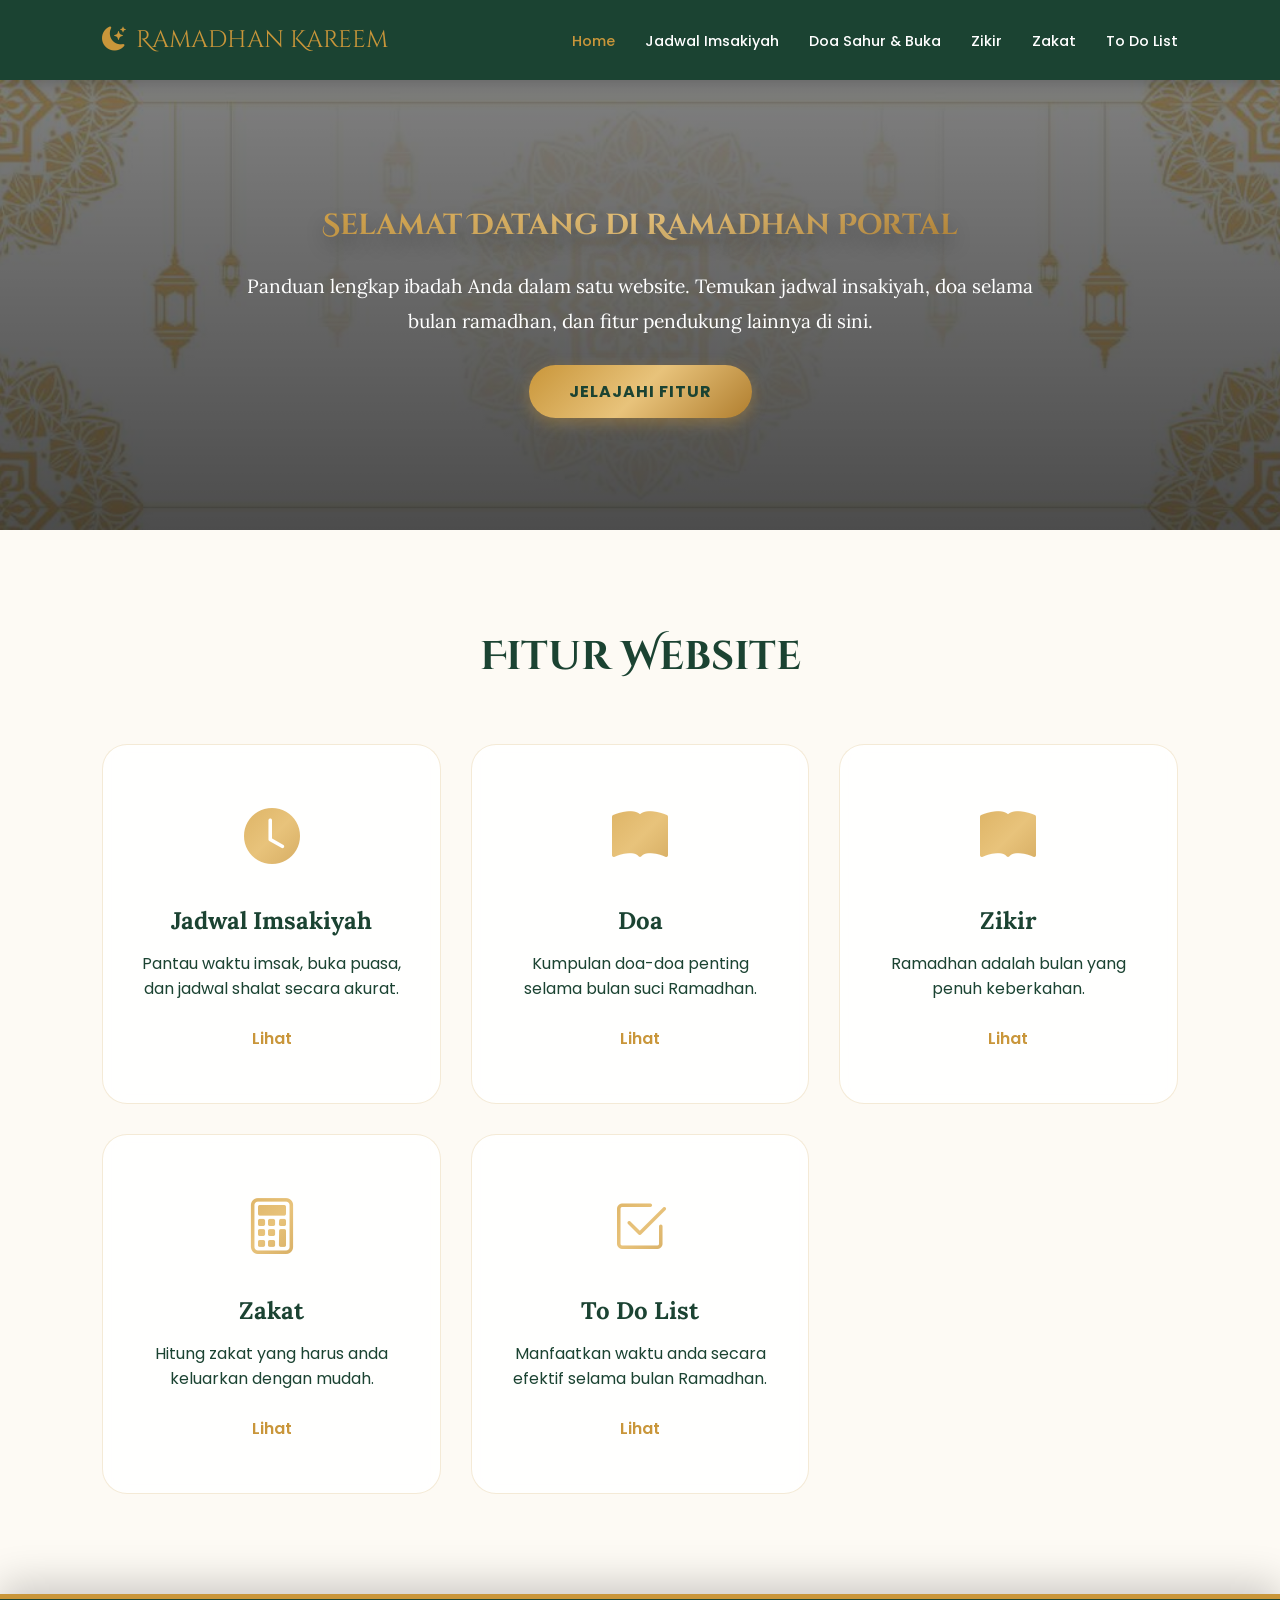
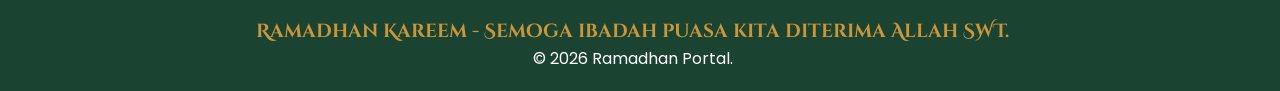
<file: index.html>
<!DOCTYPE html>
<html lang="id">
<head>
    <meta charset="UTF-8">
    <meta name="viewport" content="width=device-width, initial-scale=1.0">
    <title>Ramadhan Portal</title>
    <link rel="stylesheet" href="https://cdn.jsdelivr.net/npm/bootstrap-icons@1.11.3/font/bootstrap-icons.min.css">
    <link rel="stylesheet" href="index.css">
</head>
<body>

    <header>
        <nav class="navbar">
            <div class="nav-logo"> <i class="bi bi-moon-stars-fill"></i> Ramadhan Kareem</div>
            <ul class="nav-links">
                <li><a href="index.html" class="active">Home</a></li>
                <li><a href="jadwal.html">Jadwal Imsakiyah</a></li>
                <li><a href="doa.html#doa-ramadhan">Doa Sahur & Buka</a></i>
                <li><a href="zikir.html">Zikir</a></li>
                <li><a href="zakat.html">Zakat</a></li>
                <li><a href="todolist.html">To Do List</a></li>
            </ul>
        </nav>
    </header>

    <main>
        <section class="hero-section">
            <div class="hero-content">
                <h1>Selamat Datang di Ramadhan Portal</h1>
                <p>Panduan lengkap ibadah Anda dalam satu website. Temukan jadwal insakiyah, doa selama bulan ramadhan, dan fitur pendukung lainnya di sini.</p>
                <a href="#fitur" class="btn-hero">Jelajahi Fitur</a>
            </div>
        </section>

        <section id="fitur" class="features-section">
            <h2 class="section-title">Fitur Website</h2>
            <div class="features-grid">
                
                <div class="feature-card">
                    <div class="card-icon"><i class="bi bi-clock-fill"></i></div>
                    <h3>Jadwal Imsakiyah</h3>
                    <p>Pantau waktu imsak, buka puasa, dan jadwal shalat secara akurat.</p>
                    <a href="jadwal.html" class="btn-card">Lihat</a>
                </div>

                <div class="feature-card">
                    <div class="card-icon"><i class="bi bi-book-fill"></i></div>
                    <h3>Doa</h3>
                    <p>Kumpulan doa-doa penting selama bulan suci Ramadhan.</p>
                    <a href="doa.html#doa-ramadhan" class="btn-card">Lihat</a>
                </div>

                <div class="feature-card">
                    <div class="card-icon"><i class="bi bi-book-fill"></i></div>
                    <h3>Zikir</h3>
                    <p>Ramadhan adalah bulan yang penuh keberkahan.</p>
                    <a href="zikir.html" class="btn-card">Lihat</a>
                </div>

                <div class="feature-card">
                    <div class="card-icon"><i class="bi bi-calculator"></i></div>
                    <h3>Zakat</h3>
                    <p>Hitung zakat yang harus anda keluarkan dengan mudah.</p>
                    <a href="zakat.html" class="btn-card">Lihat</a>
                </div>

                <div class="feature-card">
                    <div class="card-icon"><i class="bi bi-check2-square"></i></div>
                    <h3>To Do List</h3>
                    <p>Manfaatkan waktu anda secara efektif selama bulan Ramadhan.</p>
                    <a href="todolist.html" class="btn-card">Lihat</a>
                </div>

            </div>
        </section>
    </main>

    <footer>
        <h3>Ramadhan Kareem - Semoga ibadah puasa kita diterima Allah SWT. </h3> <p>&copy; 2026 Ramadhan Portal.</p>
    </footer>

</body>
</html>
</file>
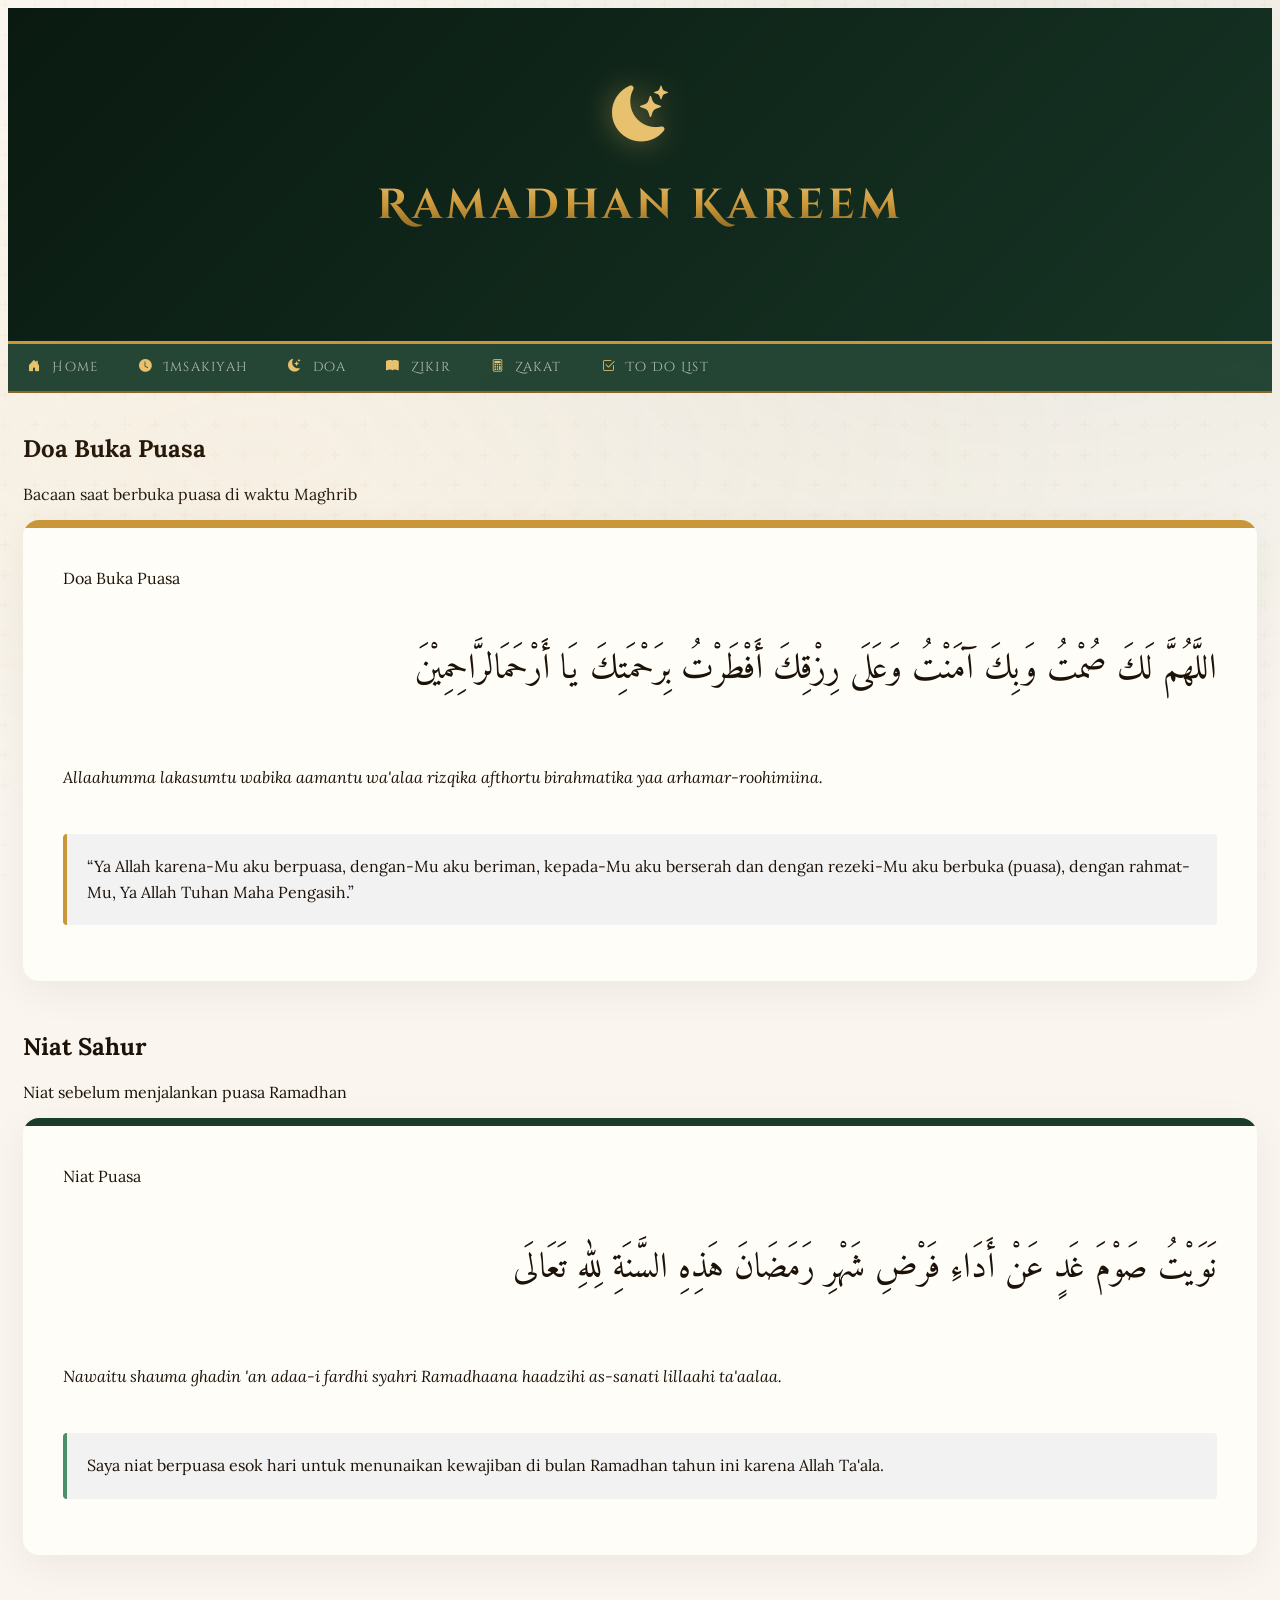
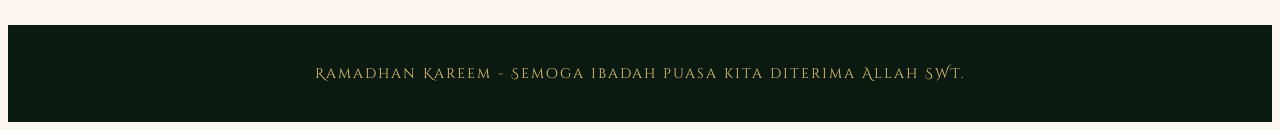
<file: doa.html>
<!DOCTYPE html>
<html lang="id">
<head>
  <meta charset="UTF-8" />
  <meta name="viewport" content="width=device-width, initial-scale=1.0" />
  <title>Ramadhan Kareem</title>
  <link href="https://fonts.googleapis.com/css2?family=Amiri:ital,wght@0,400;0,700;1,400&family=Lora:ital,wght@0,400;0,600;1,400&family=Cinzel+Decorative:wght@400;700&display=swap" rel="stylesheet" /> 
  <link rel="stylesheet" href="https://cdn.jsdelivr.net/npm/bootstrap-icons@1.11.3/font/bootstrap-icons.min.css">
  <link rel="stylesheet" href="doa.css">
</head>
<body>

<header>
  <div class="header-ornament">
    <i class="bi bi-moon-stars-fill"></i>
  </div>
  <h1>Ramadhan Kareem</h1>
</header>

<nav class="nav-tabs">
  <a href="index.html" class="tab-link">
      <i class="bi bi-house-door-fill"></i> <span>Home</span>
  </a> 
  <a href="jadwal.html" class="tab-link">
      <i class="bi bi-clock-fill"></i> <span>Imsakiyah</span>
  </a> 
  <a href="#doa-ramadhan">
    <i class="bi bi-moon-stars-fill"></i> <span>doa</span>
  </a>
  <a href="zikir.html">
    <i class="bi bi-book-fill"></i> <span>Zikir</span>
  </a>
  <a href="zakat.html">
    <i class="bi bi-calculator"></i> <span>Zakat</span>
  </a>
  <a href="todolist.html" class="tab-link">
      <i class="bi bi-check2-square"></i> <span>To Do List</span>
  </a>    
</nav>

<main>
  <section id="buka" class="content-section">
    <div class="section-header">
      <div class="section-title-block">
        <h2>Doa Buka Puasa</h2>
        <p>Bacaan saat berbuka puasa di waktu Maghrib</p>
      </div>
    </div>

    <div class="doa-grid">
      <article class="doa-card">
        <div class="card-accent"></div>
        <div class="card-body">
          <span class="card-label">Doa Buka Puasa</span>
          <p class="card-arabic">اللَّهُمَّ لَكَ صُمْتُ وَبِكَ آمَنْتُ وَعَلَى رِزْقِكَ أَفْطَرْتُ بِرَحْمَتِكَ يَا أَرْحَمَالرَّاحِمِيْنَ</p>
          <p class="card-latin"><em>Allaahumma lakasumtu wabika aamantu wa'alaa rizqika afthortu birahmatika yaa arhamar-roohimiina.</em></p>
          <p class="card-arti">“Ya Allah karena-Mu aku berpuasa, dengan-Mu aku beriman, kepada-Mu aku berserah dan dengan rezeki-Mu aku berbuka (puasa), dengan rahmat-Mu, Ya Allah Tuhan Maha Pengasih.”</p>
        </div>
      </article>
    </div>
  </section>

  <section id="sahur" class="content-section">
    <div class="section-header">
      <div class="section-title-block">
        <h2>Niat Sahur</h2>
        <p>Niat sebelum menjalankan puasa Ramadhan</p>
      </div>
    </div>

    <div class="doa-grid">
      <article class="doa-card">
        <div class="card-accent"></div>
        <div class="card-body">
          <span class="card-label">Niat Puasa</span>
          <p class="card-arabic">نَوَيْتُ صَوْمَ غَدٍ عَنْ أَدَاءِ فَرْضِ شَهْرِ رَمَضَانَ هَذِهِ السَّنَةِ لِلّٰهِ تَعَالَى</p>
          <p class="card-latin"><em>Nawaitu shauma ghadin 'an adaa-i fardhi syahri Ramadhaana haadzihi as-sanati lillaahi ta'aalaa.</em></p>
          <p class="card-arti">Saya niat berpuasa esok hari untuk menunaikan kewajiban di bulan Ramadhan tahun ini karena Allah Ta'ala.</p>
        </div>
      </article>
    </div>
  </section>
</main>

<footer>
  <p>Ramadhan Kareem - Semoga ibadah puasa kita diterima Allah SWT.</p>
</footer>

</body>
</html>
</file>
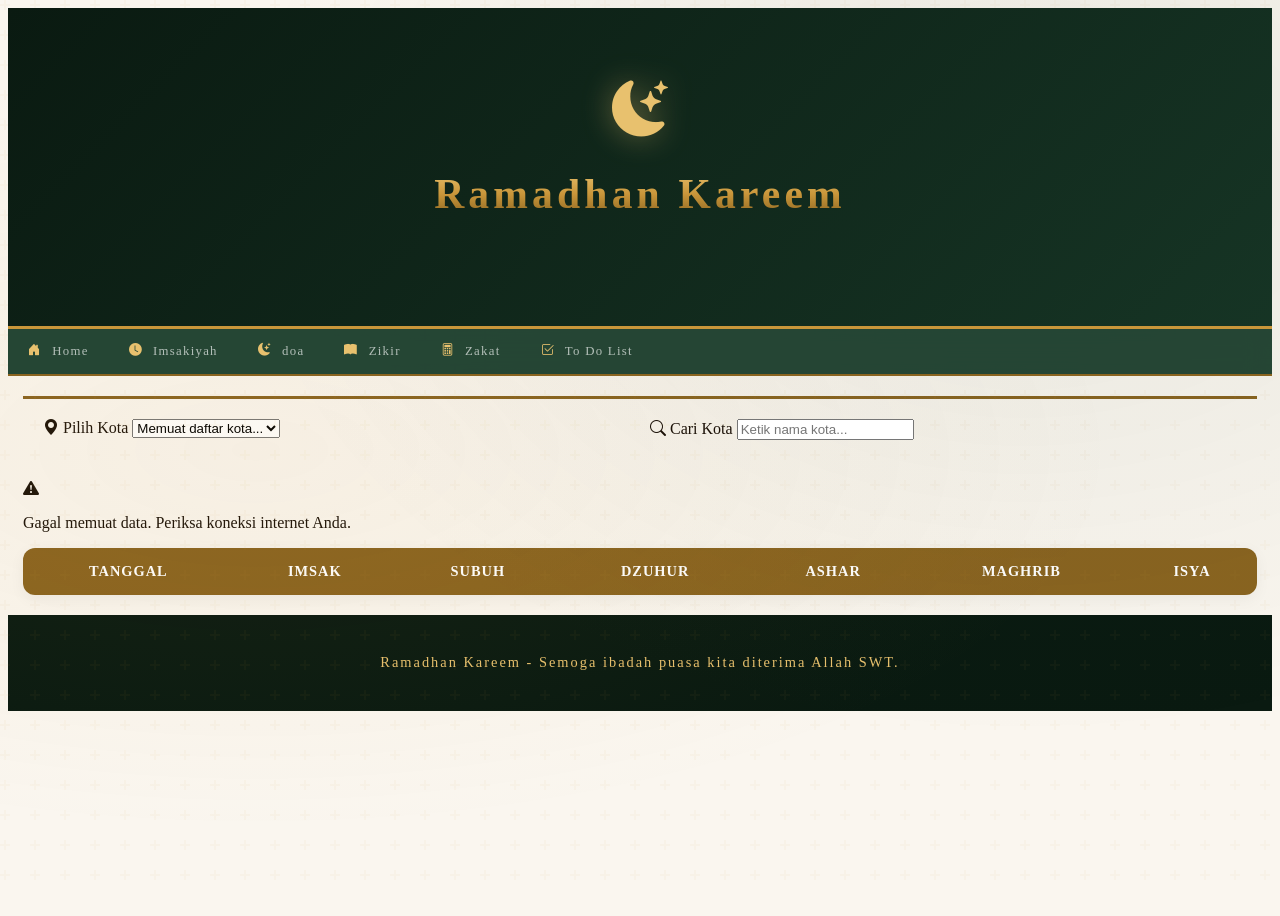
<file: jadwal.html>
<!DOCTYPE html>
<html lang="id">
<head>
    <meta charset="UTF-8">
    <meta name="viewport" content="width=device-width, initial-scale=1.0">
    <title>Ramadhan Kareem</title>
    <link rel="stylesheet" href="https://cdn.jsdelivr.net/npm/bootstrap-icons@1.11.3/font/bootstrap-icons.min.css">
    <link rel="stylesheet" href="jadwal.css">
</head>
<body>
    <header>
        <div class="header-ornament">
            <i class="bi bi-moon-stars-fill"></i>
        </div>
        <h1>Ramadhan Kareem</h1>
    </header>

    <nav class="nav-tabs">
        <a href="index.html" class="tab-link">
            <i class="bi bi-house-door-fill"></i> <span>Home</span>
        </a> 
        <a href="jadwal.html" class="tab-link">
            <i class="bi bi-clock-fill"></i> <span>Imsakiyah</span>
        </a> 
        <a href="doa.html#doa-ramadhan">
            <i class="bi bi-moon-stars-fill"></i> <span>doa</span>
        </a>
        <a href="zikir.html">
            <i class="bi bi-book-fill"></i> <span>Zikir</span>
        </a>
        <a href="zakat.html">
            <i class="bi bi-calculator"></i> <span>Zakat</span>
        </a>
        <a href="todolist.html" class="tab-link">
            <i class="bi bi-check2-square"></i> <span>To Do List</span>
        </a>    
    </nav>

    <main>
        <div class="card selector-card">
            <div class="selection-row">
                <div class="input-group flex-1">
                    <label class="input-label"><i class="bi bi-geo-alt-fill"></i> Pilih Kota</label>
                    <select id="citySelect" class="input-field" style="cursor: pointer;">
                        <option value="">Memuat daftar kota...</option>
                    </select>
                </div>

                <div class="input-group flex-1" style="position: relative;">
                    <label class="input-label"><i class="bi bi-search"></i> Cari Kota</label>
                    <input type="text" id="citySearch" class="input-field" placeholder="Ketik nama kota..." autocomplete="off">
                    
                    <div id="searchSuggestions" class="search-results d-none"></div>
                </div>
            </div>
        </div>

        <div id="statusArea" class="status-container">
            <div id="loadingMsg" class="loading-spinner d-none">
                <div class="spinner"></div>
                <p>Memuat data jadwal...</p>
            </div>
            <div id="errorMsg" class="error-box d-none">
                <i class="bi bi-exclamation-triangle-fill"></i>
                <p>Gagal memuat data. Periksa koneksi internet Anda.</p>
            </div>
        </div>

        <div class="table-responsive card">
            <table id="imsakiyahTable">
                <thead>
                    <tr>
                        <th>Tanggal</th>
                        <th>Imsak</th>
                        <th>Subuh</th>
                        <th>Dzuhur</th>
                        <th>Ashar</th>
                        <th>Maghrib</th>
                        <th>Isya</th>
                    </tr>
                </thead>
                <tbody id="tableBody">
                    </tbody>
            </table>
        </div>
    </main>

    <footer>
        <p>Ramadhan Kareem - Semoga ibadah puasa kita diterima Allah SWT.</p>
    </footer>

    <script src="index.js"></script>
</body>
</html>
</file>
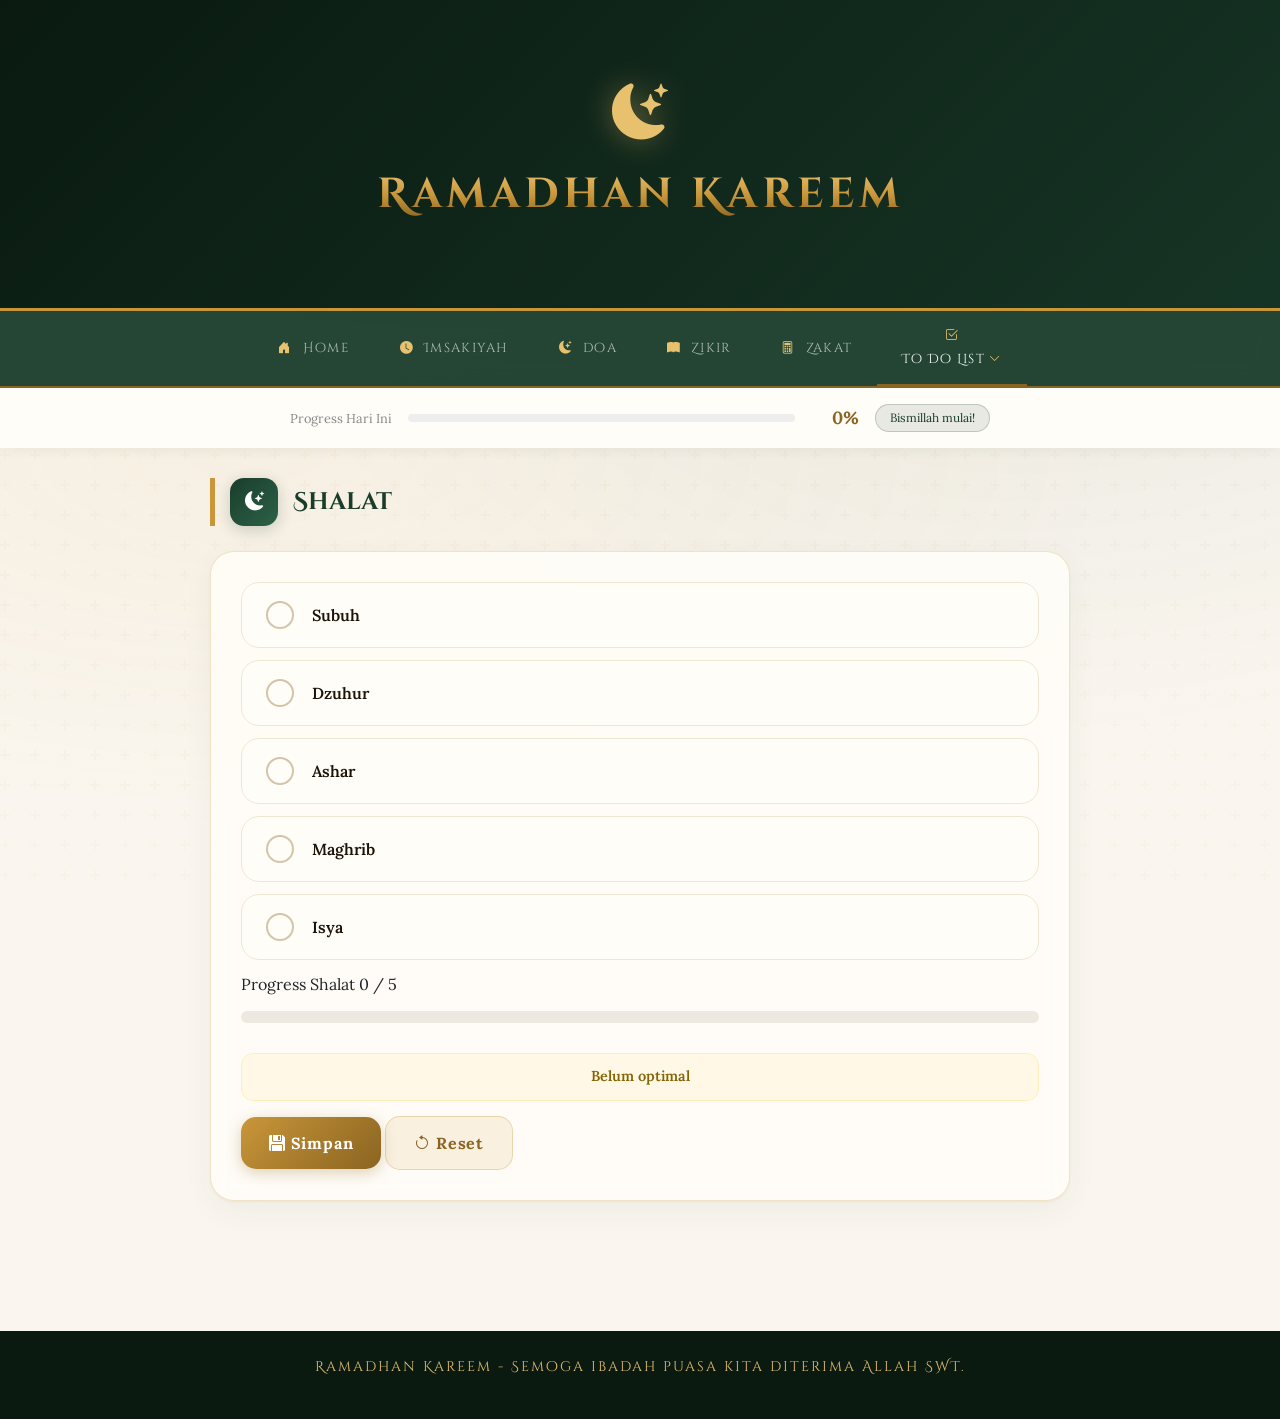
<file: todolist.html>
<!DOCTYPE html>
<html lang="id">
<head>
    <meta charset="UTF-8" />
    <meta name="viewport" content="width=device-width, initial-scale=1.0" />
    <title>Ramadhan Kareem</title>    
    <link href="https://fonts.googleapis.com/css2?family=Amiri:ital,wght@0,400;0,700;1,400&family=Lora:ital,wght@0,400;0,600;1,400&family=Cinzel+Decorative:wght@400;700&display=swap" rel="stylesheet" /> 
    <link href="https://cdn.jsdelivr.net/npm/bootstrap@5.3.3/dist/css/bootstrap.min.css" rel="stylesheet">
    <link rel="stylesheet" href="https://cdn.jsdelivr.net/npm/bootstrap-icons@1.11.3/font/bootstrap-icons.min.css">  
    <link rel="stylesheet" href="todolist.css">
</head>

<body>
    <header>
        <div class="header-ornament">
            <i class="bi bi-moon-stars-fill"></i>
        </div>
        <h1>Ramadhan Kareem</h1>
    </header>

    <nav class="nav-tabs">
        <a href="index.html" class="tab-link">
            <i class="bi bi-house-door-fill"></i> <span>Home</span>
        </a> 
        <a href="jadwal.html" class="tab-link">
            <i class="bi bi-clock-fill"></i> <span>Imsakiyah</span>
        </a> 
        <a href="doa.html#doa-ramadhan">
            <i class="bi bi-moon-stars-fill"></i> <span>doa</span>
        </a>
        <a href="zikir.html">
            <i class="bi bi-book-fill"></i> <span>Zikir</span>
        </a>
        <a href="zakat.html">
            <i class="bi bi-calculator"></i> <span>Zakat</span>
        </a>

        <div class="dropdown">
            <button class="nav-item-dropdown active"> 
                <i class="bi bi-check2-square"></i> 
                <span>To Do List <i class="bi bi-chevron-down" style="font-size: 0.7rem;"></i></span>
            </button>
            <div class="dropdown-content">
                <button onclick="openTab(event, 'shalat')">Shalat</button>
                <button onclick="openTab(event, 'quran')">Baca Qur'an</button>
                <button onclick="openTab(event, 'puasa')">Puasa</button>
            </div>
        </div>
    </nav>

    <div class="overall-bar">
        <div class="overall-inner">
            <span class="overall-label">Progress Hari Ini</span>
            <div class="bar-track"><div class="bar-fill" id="overallFill" style="width:0%"></div></div>
            <span class="overall-pct" id="overallPct">0%</span>
            <span class="motivasi-badge" id="overallMotivasi">Bismillah mulai!</span>
        </div>
    </div>

    <main>
        <!-- SHALAT-->
        <div class="panel active" id="panel-shalat">
            <div class="section-title">
                <div class="icon-circle"> <i class="bi bi-moon-stars-fill"></i> </div> Shalat
            </div>
            <div class="card">
                <div class="shalat-list" id="shalatList">
                <div class="shalat-item" onclick="toggleShalat(this,'subuh')">
                    <div class="check-box"><i class="bi bi-check-lg"></i></div>
                    <span class="shalat-name">Subuh</span>
                </div>
                <div class="shalat-item" onclick="toggleShalat(this,'dzuhur')">
                    <div class="check-box"><i class="bi bi-check-lg"></i></div>
                    <span class="shalat-name">Dzuhur</span>
                </div>
                <div class="shalat-item" onclick="toggleShalat(this,'ashar')">
                    <div class="check-box"><i class="bi bi-check-lg"></i></div>
                    <span class="shalat-name">Ashar</span>
                </div>
                <div class="shalat-item" onclick="toggleShalat(this,'maghrib')">
                    <div class="check-box"><i class="bi bi-check-lg"></i></div>
                    <span class="shalat-name">Maghrib</span>
                </div>
                <div class="shalat-item" onclick="toggleShalat(this,'isya')">
                    <div class="check-box"><i class="bi bi-check-lg"></i></div>
                    <span class="shalat-name">Isya</span>
                </div>
                </div>

                <div class="mini-progress">
                <div class="label-row">
                    <span>Progress Shalat</span>
                    <span id="shalatPctLabel">0 / 5</span>
                </div>
                <div class="mini-track"><div class="mini-fill green-fill" id="shalatFill" style="width:0%"></div></div>
                </div>
                <div class="status-text status-warn" id="shalatStatus">Belum optimal, yuk lengkapi shalatmu</div>
                <div class="btn-row">
                    <button class="btn btn-gold" onclick="saveShalat()" title="Simpan Progress">
                        <i class="bi bi-floppy-fill"></i> Simpan
                    </button>                    
                    <button class="btn" onclick="resetShalat()" title="Reset Shalat" style="background:rgba(201,150,58,0.12);color:var(--gold-dark);border:1px solid rgba(201,150,58,0.3)">
                        <i class="bi bi-arrow-counterclockwise"></i> Reset
                    </button>
                </div>
            </div>
            </div>

            <!-- QURAN -->
            <div class="panel" id="panel-quran">
            <div class="section-title">
                <div class="icon-circle"> <i class="bi bi-book-fill"></i> </div> Baca Qur'an
            </div>
            <div class="card">
                <div class="input-row">
                <div class="input-group">
                    <label class="input-label">Target Halaman Hari Ini</label>
                    <input class="input-field" type="number" id="targetHalaman" placeholder="mis. 20" min="1" oninput="hitungQuran()"/>
                </div>
                <div class="input-group">
                    <label class="input-label">halaman Dibaca</label>
                    <input class="input-field" type="number" id="dibacaHalaman" placeholder="mis. 14" min="0" oninput="hitungQuran()"/>
                </div>
                </div>

                <div class="mini-progress">
                <div class="label-row">
                    <span>Progress Baca</span>
                    <span id="quranPctLabel">0%</span>
                </div>
                <div class="mini-track"><div class="mini-fill" id="quranFill" style="width:0%"></div></div>
                </div>

                <div class="status-text status-warn" id="quranStatus">Masukkan target untuk melihat progress</div>

                <div class="btn-row">
                <button class="btn btn-gold" onclick="saveQuran()"> <i class="bi bi-floppy-fill"></i> Simpan Progres</button>
                </div>
            </div>
            </div>

            <!-- PUASA -->
            <div class="panel" id="panel-puasa">
            <div class="section-title">
                <div class="icon-circle"> <i class="bi bi-moon-stars-fill"> </i></div> Tracker Puasa
            </div>

            <div class="card">
                <div class="hari-ke">
                <div class="big-num" id="hariKe">—</div>
                <div class="big-label">Ramadhan 1447 H</div>
                </div>

                <div class="today-check" id="todayPuasaBtn" onclick="togglePuasaHariIni()">
                <div class="tc-text">
                    <div class="tc-sub">Tap untuk menandai jika sudah puasa</div>
                </div>
                <div class="tc-icon" id="todayIcon">☐</div>
                </div>

                <div class="mini-progress">
                <div class="label-row">
                    <span>Progress 30 Hari</span>
                    <span id="puasaPctLabel">0 / 30</span>
                </div>
                <div class="mini-track"><div class="mini-fill gold-fill" id="puasaFill" style="width:0%"></div></div>
                </div>
                <div class="status-text status-warn" id="puasaStatus">Semangat! Ayo mulai puasa pertamamu!</div>
            </div>

            <div class="card">
                <div style="font-size:.8rem;color:var(--text-muted);letter-spacing:.08em;text-transform:uppercase;margin-bottom:14px;font-weight:600">Kalender Ramadhan</div>
                <div class="calendar-grid" id="calendarGrid"></div>
                <div class="btn-row">
                <button class="btn btn-gold" onclick="savePuasa()">Simpan</button>
                </div>
            </div>
            </div>
    </main>

    <div class="toast" id="toast"></div>

    <footer>
        <p>Ramadhan Kareem - Semoga ibadah puasa kita diterima Allah SWT.</p>
    </footer>

    <script src="todolist.js"></script>
</body>
</html>
</file>
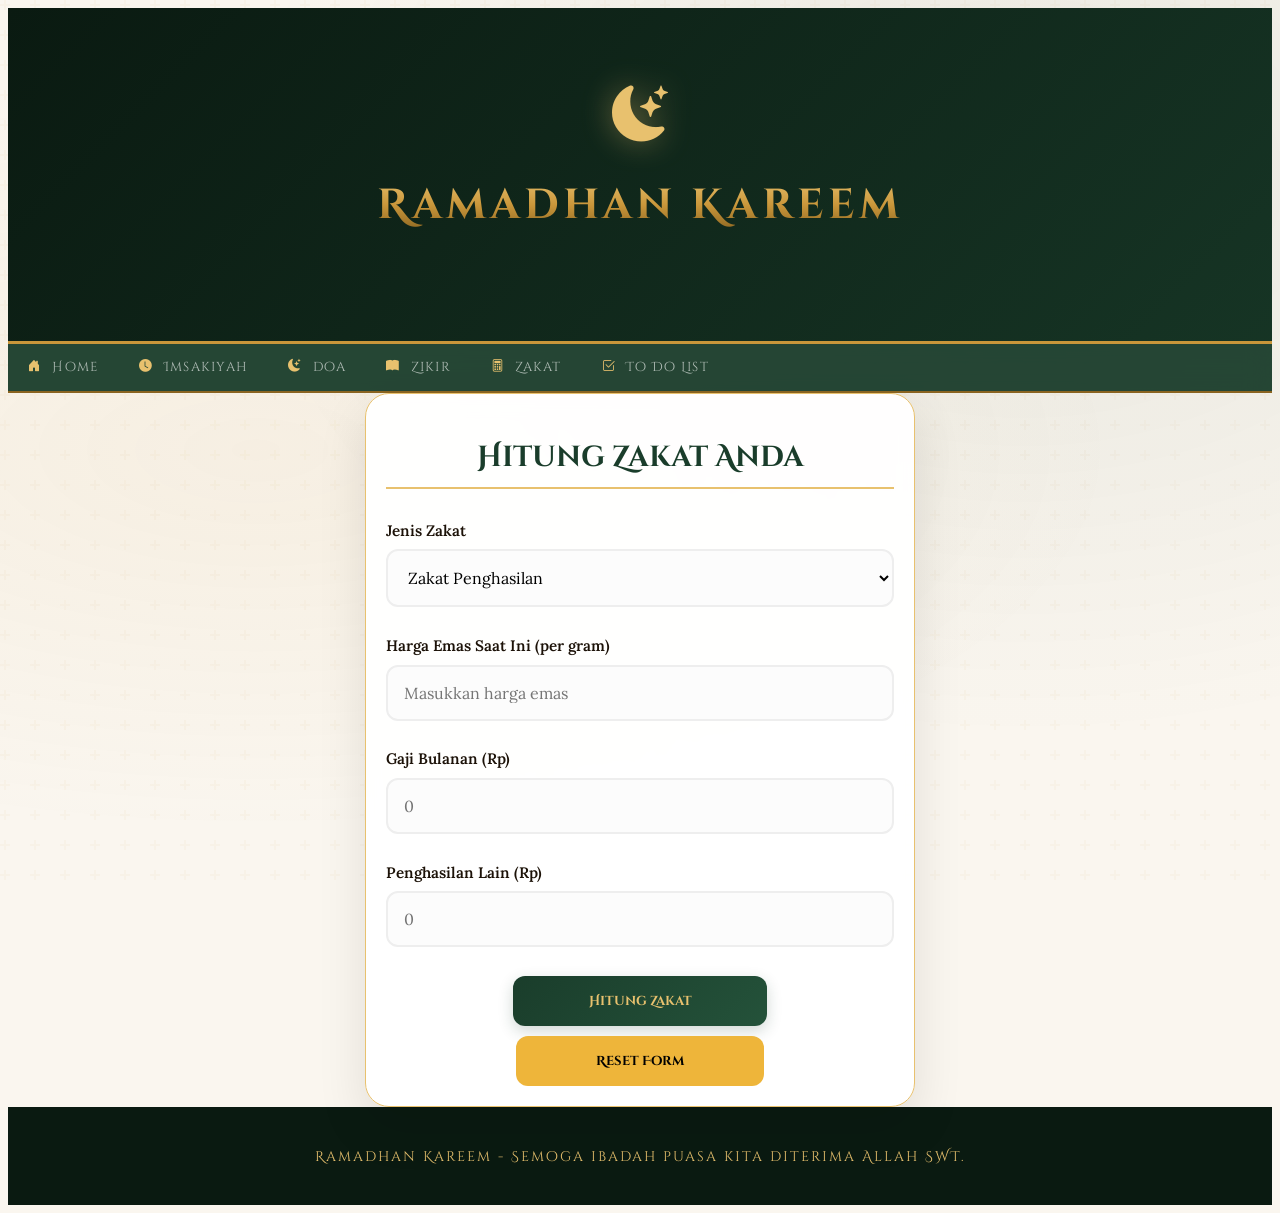
<file: zakat.html>
<!DOCTYPE html>
<html lang="id">
<head>
    <meta charset="UTF-8" />
    <meta name="viewport" content="width=device-width, initial-scale=1.0" />
    <title>Ramadhan Kareem</title>
    <link href="https://fonts.googleapis.com/css2?family=Amiri:ital,wght@0,400;0,700;1,400&family=Lora:ital,wght@0,400;0,600;1,400&family=Cinzel+Decorative:wght@400;700&display=swap" rel="stylesheet" /> 
    <link rel="stylesheet" href="https://cdn.jsdelivr.net/npm/bootstrap-icons@1.11.3/font/bootstrap-icons.min.css">
    <link rel="stylesheet" href="zakat.css">
</head>
<body>
    <header>
        <div class="header-ornament">
            <i class="bi bi-moon-stars-fill"></i>
        </div>
        <h1>Ramadhan Kareem</h1>
    </header>

    <nav class="nav-tabs">
        <a href="index.html" class="tab-link">
            <i class="bi bi-house-door-fill"></i> <span>Home</span>
        </a> 
        <a href="jadwal.html" class="tab-link">
            <i class="bi bi-clock-fill"></i> <span>Imsakiyah</span>
        </a> 
        <a href="doa.html#doa-ramadhan">
            <i class="bi bi-moon-stars-fill"></i> <span>doa</span>
        </a>
        <a href="zikir.html">
            <i class="bi bi-book-fill"></i> <span>Zikir</span>
        </a>
        <a href="zakat.html">
            <i class="bi bi-calculator"></i> <span>Zakat</span>
        </a>
        <a href="todolist.html" class="tab-link">
            <i class="bi bi-check2-square"></i> <span>To Do List</span>
        </a>
    </nav>

    <main>
        <section class="zakat-card">
            <h2>Hitung Zakat Anda</h2>            
            <div class="form-input">
                <label for="zakat-type">Jenis Zakat</label>
                <select id="zakat-type">
                    <option value="penghasilan">Zakat Penghasilan</option>
                    <option value="emas">Zakat Emas</option>
                </select>
            </div>

            <div class="form-input">
                <label for="harga-emas">Harga Emas Saat Ini (per gram)</label>
                <input type="number" id="harga-emas" placeholder="Masukkan harga emas">
            </div>

            <div id="form-penghasilan">
                <div class="form-input">
                    <label for="gaji">Gaji Bulanan (Rp)</label>
                    <input type="number" id="gaji" placeholder="0">
                </div>
                <div class="form-input">
                    <label for="lainnya">Penghasilan Lain (Rp)</label>
                    <input type="number" id="lainnya" placeholder="0">
                </div>
            </div>

            <div id="form-emas" style="display: none;">
                <div class="form-input">
                    <label for="total-emas">Total Emas (gram)</label>
                    <input type="number" id="total-emas" placeholder="0">
                </div>
            </div>
            
            <div class="zakat-controls">
                <button id="btn-hitung">Hitung Zakat</button>
                <button id="btn-reset-zakat" class="btn-reset-zakat">Reset Form</button>
            </div>

            <div id="result-box" class="result-box" style="display: none;">
                <h3>Hasil Perhitungan</h3>
                <div class="result">
                    <span>Total Harta:</span>
                    <strong id="res-total">Rp 0</strong>
                </div>
                <div class="result">
                    <span>Nilai Nisab (85g Emas):</span>
                    <strong id="res-nisab">Rp 0</strong>
                </div>
                <div class="result">
                    <span>Status:</span>
                    <strong id="res-status">-</strong>
                </div>
                <div class="result zakat-amount">
                    <span>Zakat yang Harus Dibayar:</span>
                    <strong id="res-zakat">Rp 0</strong>
                </div>
            </div>
        </section>
    </main>

    <footer>
        <p>Ramadhan Kareem - Semoga ibadah puasa kita diterima Allah SWT.</p>
    </footer>

    <script src="zakat.js"></script>
</body>
</html>
</file>
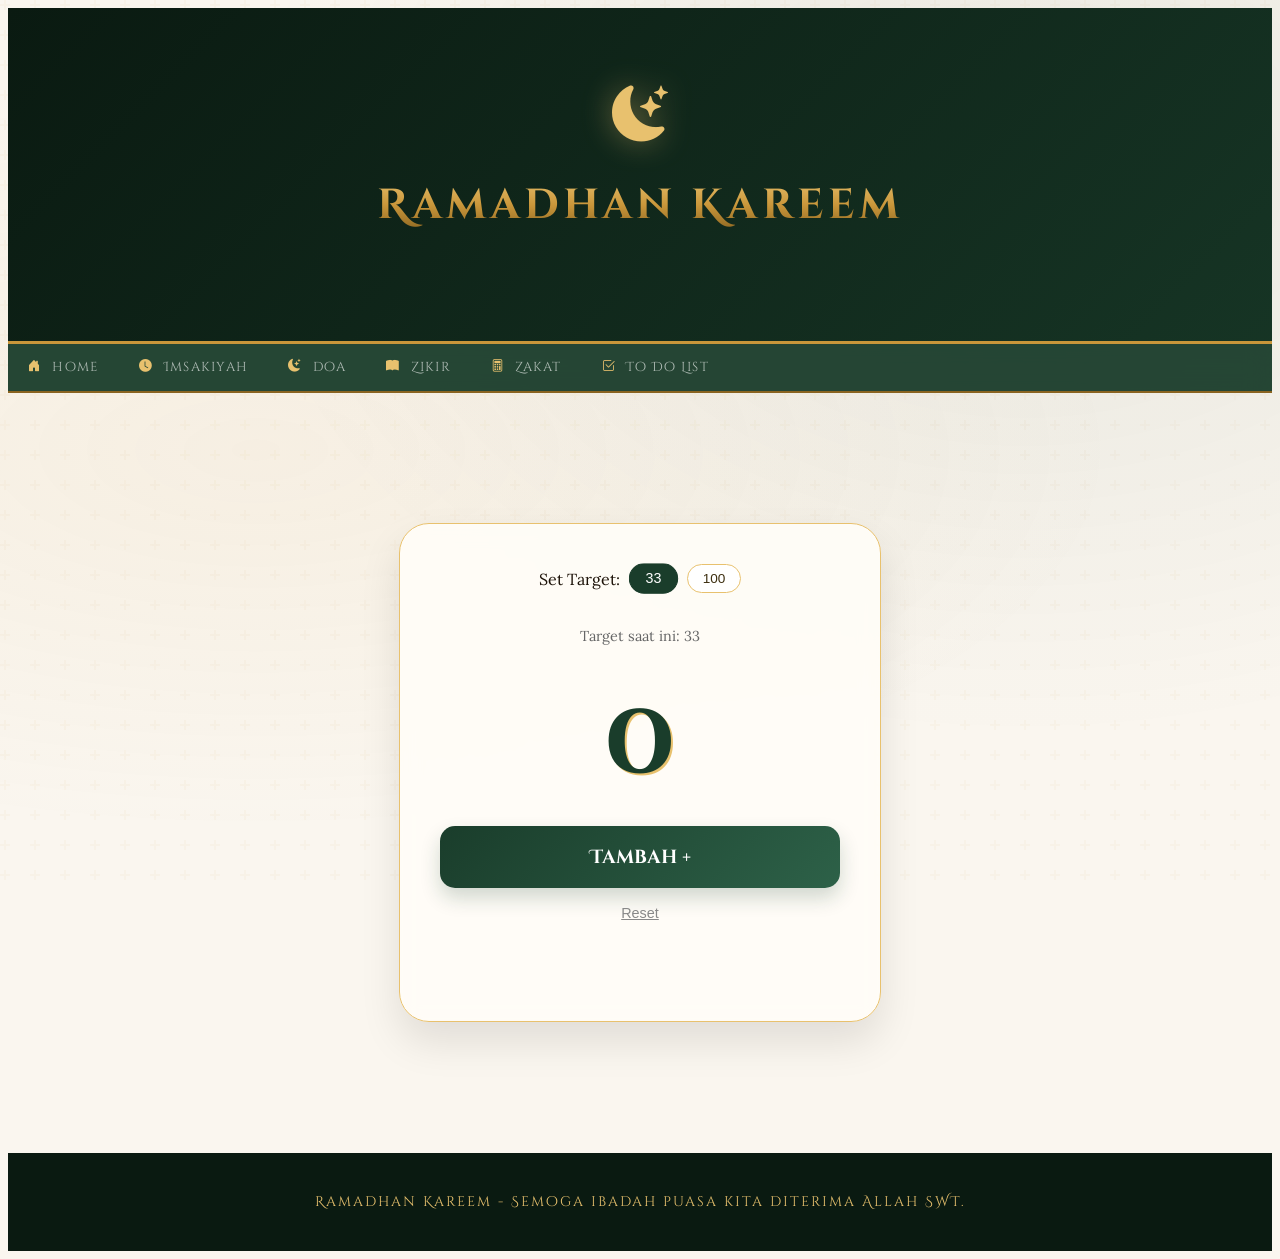
<file: zikir.html>
<!DOCTYPE html>
<html lang="id">
<head>
    <meta charset="UTF-8">
    <meta name="viewport" content="width=device-width, initial-scale=1.0">
    <title>Hitung Zikir - Ramadhan Bless</title>
    <link rel="stylesheet" href="zikir.css">
    <link href="https://fonts.googleapis.com/css2?family=Amiri&family=Lora&family=Cinzel+Decorative:wght@700&display=swap" rel="stylesheet">
    <link rel="stylesheet" href="https://cdn.jsdelivr.net/npm/bootstrap-icons@1.11.3/font/bootstrap-icons.min.css">
</head>
<body>
    <header>
        <div class="header-ornament">
            <i class="bi bi-moon-stars-fill"></i>
        </div>
        <h1>Ramadhan Kareem</h1>
    </header>

    <nav class="nav-tabs">
        <a href="index.html" class="tab-link">
            <i class="bi bi-house-door-fill"></i> <span>home</span>
        </a> 
        <a href="jadwal.html" class="tab-link">
            <i class="bi bi-clock-fill"></i> <span>Imsakiyah</span>
        </a> 
        <a href="doa.html#doa-ramadhan">
            <i class="bi bi-moon-stars-fill"></i> <span>doa</span>
        </a>
        <a href="zikir.html">
            <i class="bi bi-book-fill"></i> <span>Zikir</span>
        </a>
        <a href="zakat.html">
            <i class="bi bi-calculator"></i> <span>Zakat</span>
        </a>
            <a href="todolist.html" class="tab-link">
            <i class="bi bi-check2-square"></i> <span>To Do List</span>
        </a>
    </nav>

    <main>
        <section class="zikir-section">
            <div class="counter-container">
                <div class="target-selector">
                    <span>Set Target:</span>
                    <button class="btn-target active" onclick="setTarget(33)">33</button>
                    <button class="btn-target" onclick="setTarget(100)">100</button>
                </div>

                <p class="target-label">Target saat ini: <span id="target-value">33</span></p> 

                <div class="counter-display">
                    <span id="zikir-count">0</span>
                </div>

                <div class="zikir-controls">
                    <button id="btn-tambah" class="btn-zikir tambah">Tambah +</button>
                    <button id="btn-reset" class="btn-zikir reset">Reset</button>
                </div>

                <div id="notification" class="notification"></div>
            </div>
        </section>
    </main>

    <footer>
        <p>Ramadhan Kareem - Semoga ibadah puasa kita diterima Allah SWT.</p>
    </footer>

    <script src="zikir.js"></script>
</body>
</html>
</file>
<file: index.css>
@import url('https://fonts.googleapis.com/css2?family=Cinzel+Decorative:wght@700&family=Lora:ital,wght@0,400;0,700;1,400&family=Poppins:wght@300;400;600&display=swap');

:root {
    --hijau-ramadhan: #1b4332;
    --hijau-muda: #2d6a4f;
    --emas-gradient: linear-gradient(135deg, #C9963A 0%, #E8C37B 50%, #B07E2E 100%);
    --emas-solid: #C9963A;
    --cream-soft: #fdfaf4;
    --glass-bg: rgba(255, 255, 255, 0.85);
}

* {
    margin: 0;
    padding: 0;
    box-sizing: border-box;
}

html {
    scroll-behavior: smooth;
}

body {
    font-family: 'Poppins', sans-serif;
    background-color: var(--cream-soft);
    color: var(--hijau-ramadhan);
    overflow-x: hidden;
}

.navbar {
    display: flex;
    justify-content: space-between;
    align-items: center;
    padding: 1.5rem 8%;
    background-color: var(--hijau-ramadhan);
    position: sticky;
    top: 0;
    z-index: 1000;
    box-shadow: 0 4px 15px rgba(0,0,0,0.2);
}

.nav-logo {
    font-family: 'Cinzel Decorative', cursive;
    font-size: 1.5rem;
    color: var(--emas-solid);
    display: flex;
    align-items: center;
    gap: 10px;
}

.nav-links {
    display: flex;
    list-style: none;
    gap: 30px;
}

.nav-links a {
    color: white;
    text-decoration: none;
    font-size: 0.9rem;
    font-weight: 500;
    transition: 0.3s;
    position: relative;
}

.nav-links a:hover, .nav-links a.active {
    color: var(--emas-solid);
}

.nav-links a::after {
    content: '';
    position: absolute;
    width: 0;
    height: 2px;
    bottom: -5px;
    left: 0;
    background: var(--emas-gradient);
    transition: 0.3s;
}

.nav-links a:hover::after {
    width: 100%;
}

.hero-section {
    height: 50vh;
    background: linear-gradient(rgba(0, 0, 0, 0.5), rgba(0, 0, 0, 0.7)), 
                url('bg.jpg');
    background-size: cover;
    background-position: center;
    background-attachment: scroll;
    display: flex;
    align-items: center;
    justify-content: center;
    text-align: center;
    color: white;
    position: relatives;
}

.hero-content h1 {
    font-family: 'Cinzel Decorative', cursive;
    font-size: clamp(1.2rem, 4vw, 1.8rem);
    background: var(--emas-gradient);
    -webkit-background-clip: text;
    -webkit-text-fill-color: transparent;
    margin-bottom: 1.5rem;
    text-shadow: 0 10px 20px rgba(0,0,0,0.3);
}

.hero-content p {
    font-family: 'Lora', serif;
    font-size: 1.2rem;
    max-width: 800px;
    margin: 0 auto 2.5rem;
    line-height: 1.8;
}

.btn-hero {
    background: var(--emas-gradient);
    color: var(--hijau-ramadhan);
    padding: 15px 40px;
    border-radius: 50px;
    text-decoration: none;
    font-weight: 700;
    text-transform: uppercase;
    letter-spacing: 1px;
    transition: 0.3s;
    box-shadow: 0 5px 15px rgba(201, 150, 58, 0.4);
}

.btn-hero:hover {
    transform: translateY(-5px);
    box-shadow: 0 8px 25px rgba(201, 150, 58, 0.6);
}

.features-section {
    padding: 100px 8%;
}

.section-title {
    text-align: center;
    font-family: 'Cinzel Decorative', cursive;
    font-size: 2.5rem;
    margin-bottom: 60px;
    position: relative;
}

.section-title::after {
    display: block;
    font-size: 1.5rem;
    margin-top: 10px;
}

.features-grid {
    display: grid;
    grid-template-columns: repeat(auto-fit, minmax(280px, 1fr));
    gap: 30px;
}

.feature-card {
    background: var(--glass-bg);
    backdrop-filter: blur(10px);
    padding: 50px 30px;
    border-radius: 25px;
    text-align: center;
    border: 1px solid rgba(201, 150, 58, 0.2);
    transition: 0.4s cubic-bezier(0.175, 0.885, 0.32, 1.275);
}

.feature-card:hover {
    transform: translateY(-15px);
    border-color: var(--emas-solid);
    box-shadow: 0 20px 40px rgba(0,0,0,0.1);
}

.card-icon {
    font-size: 3.5rem;
    background: var(--emas-gradient);
    -webkit-background-clip: text;
    -webkit-text-fill-color: transparent;
    margin-bottom: 25px;
}

.feature-card h3 {
    font-family: 'Lora', serif;
    font-size: 1.5rem;
    margin-bottom: 15px;
}

.btn-card {
    display: inline-block;
    margin-top: 25px;
    color: var(--emas-solid);
    text-decoration: none;
    font-weight: 600;
    border-bottom: 2px solid transparent;
    transition: 0.3s;
}

.btn-card:hover {
    border-bottom: 2px solid var(--emas-solid);
    letter-spacing: 1px;
}

.nav-links a::before {
    content: '';
    position: absolute;
    width: 0;
    height: 2px;
    bottom: -5px;
    right: 0;
    background: var(--emas-gradient);
    transition: width 0.4s ease;
}

.nav-links a:hover::before {
    width: 100%;
    left: 0;
}

footer {
    background-color: var(--hijau-ramadhan);
    color: white;
    text-align: center;
    padding: 20px 20px 20px 5px;
    border-top: 5px solid var(--emas-solid);
    position: relative;
    box-shadow: 0 -10px 40px rgba(0, 0, 0, 0.2);
}

footer h3 {
    font-family: 'Cinzel Decorative', cursive;
    color: var(--emas-solid);
    margin-bottom: 2px;
}

@media (max-width: 992px) {
    .nav-links {
        display: none;
    }
    .hero-content h1 {
        font-size: 2.5rem;
    }
}
</file>
<file: doa.css>
:root {
  --cream: #faf6ef;
  --gold: #c9963a;
  --gold-light: #e8c16e;
  --gold-dark: #8a6420;
  --green: #1a3d2b;
  --green-mid: #2d6148;
  --green-light: #4a8f6a;
  --white: #fffdf8;
  --text-dark: #1c1208;
  --text-mid: #3d2f10;
}

html { scroll-behavior: smooth; }
body {
  font-family: 'Lora', Georgia, serif;
  background-color: var(--cream);
  color: var(--text-dark);
  min-height: 100vh;
  overflow-x: hidden;
}

body::before {
  content: '';
  position: fixed;
  inset: 0;
  background-image:
    radial-gradient(ellipse at 20% 50%, rgba(201,150,58,0.07) 0%, transparent 60%),
    radial-gradient(ellipse at 80% 20%, rgba(26,61,43,0.08) 0%, transparent 55%),
    url("data:image/svg+xml,%3Csvg width='60' height='60' viewBox='0 0 60 60' xmlns='http://www.w3.org/2000/svg'%3E%3Cg fill='none' fill-rule='evenodd'%3E%3Cg fill='%23c9963a' fill-opacity='0.04'%3E%3Cpath d='M36 34v-4h-2v4h-4v2h4v4h2v-4h4v-2h-4zm0-30V0h-2v4h-4v2h4v4h2V6h4V4h-4zM6 34v-4H4v4H0v2h4v4h2v-4h4v-2H6zM6 4V0H4v4H0v2h4v4h2V6h4V4H6z'/%3E%3C/g%3E%3C/g%3E%3C/svg%3E");
  pointer-events: none;
  z-index: 0;
}

@keyframes fadeDown {
  from { opacity: 0; transform: translateY(-18px); }
  to { opacity: 1; transform: translateY(0); }
}

@keyframes fadeUp {
  from { opacity: 0; transform: translateY(20px); }
  to { opacity: 1; transform: translateY(0); }
}

@media (max-width: 768px) {
  article.doa-card {
    flex-direction: column;
    min-height: auto;
  }
  
  .card-arabic {
    font-size: 1.6rem;
    text-align: right;
  }

  .card-body {
    padding: 20px;
  }
}

/* HEADER */
header {
  position: relative;
  background: linear-gradient(-45deg, #0f2318, var(--green), #1a3d2b, #0a1a11);
  background-size: 400% 400%;
  animation: gradientBG 15s ease infinite;
  padding: 70px 20px 80px;
  text-align: center;
  overflow: hidden;
  z-index: 1;
  border-bottom: 3px solid var(--gold);
}

header::before {
  content: '';
  position: absolute;
  inset: 0;
  mask-image: radial-gradient(circle, black, transparent 80%);
}

.header-ornament {
  font-size: clamp(2.5rem, 8vw, 3.5rem);
  color: var(--gold-light);
  filter: drop-shadow(0 0 15px rgba(232, 193, 110, 0.4));
  margin-bottom: 16px;
  animation: fadeDown 0.8s ease forwards 0.2s;
  display: block;
}

header h1 {
  font-family: 'Cinzel Decorative', serif;
  font-size: clamp(1.5rem, 4vw, 2.6rem);
  background: linear-gradient(to bottom, var(--gold-light), var(--gold), var(--gold-dark));
  -webkit-background-clip: text;
  background-clip: text;
  -webkit-text-fill-color: transparent;
  letter-spacing: 0.1em;
  font-weight: 700;
  animation: fadeDown 0.8s ease forwards 0.4s;
  opacity: 0;
}

/* NAVIGATION */
.nav-tabs {
  position: sticky;
  top: 0;
  z-index: 100;
  display: flex;
  justify-content: flex-start;
  overflow-x: auto;
  white-space: nowrap;
  -webkit-overflow-scrolling: touch;
  scrollbar-width: none;
  background: rgba(26, 61, 43, 0.95);
  backdrop-filter: blur(12px);
  -webkit-backdrop-filter: blur(12px);
  border-bottom: 2px solid var(--gold-dark);
}

.nav-tabs a {
  display: flex;
  align-items: center;
  gap: 10px;
  padding: 18px 25px;
  color: rgba(255, 255, 255, 0.65);
  text-decoration: none;
  font-family: 'Cinzel Decorative', serif;
  font-size: 0.8rem;
  letter-spacing: 0.1em;
  transition: all 0.3s ease;
  white-space: nowrap;
}

.nav-tabs::-webkit-scrollbar { display: none; }

.nav-tabs a, .nav-item-dropdown {
  flex: 0 0 auto;
  padding: 15px 20px;
}

.nav-tabs a i { color: var(--gold-light); }

.nav-tabs a:hover {
  color: #fff;
  background: rgba(255, 255, 255, 0.05);
}

/* DOA */
#doa-ramadhan {
  display: block;
  animation: fadeUp 0.5s ease;
}

#doa-ramadhan:target {
  display: block;
}
.content-section {
  margin-bottom: 50px;
}

main {
  max-width: 100%;
  padding: 20px 15px;
}

.doa-grid { display: grid; grid-template-columns: 1fr; gap: 30px; }

article.doa-card {
  position: relative;
  background: var(--white);
  border-radius: 16px;
  overflow: hidden;
  box-shadow: 0 10px 40px rgba(0,0,0,0.06);
  display: flex;
  flex-direction: row;
  min-height: 250px;
  padding-top: 8px;
}

.card-accent {
  position: absolute;
  top: 0; left: 0; right: 0;
  height: 8px;
  background: var(--gold);
}

.card-body {

  padding: 40px;
  width: 100%;
  display: flex;
  flex-direction: column;
  gap: 15px;
}

.card-arabic {
  font-family: 'Amiri', serif;
  font-size: 2.2rem;
  line-height: 1.8;
  text-align: right;
  direction: rtl;
  color: var(--text-dark);
}

.card-arti {
  background-color: #f2f2f2;
  border-left: 4px solid var(--gold);
  padding: 20px;
  border-radius: 4px;
  font-size: 1rem;
  line-height: 1.6;
}

#sahur .card-accent { background: var(--green); }
#sahur .card-arti { border-color: var(--green-light); }

/* FOOTER */
footer {
  background: #0a1a11;
  padding: 25px 20px;
  color: #fff;
  text-align: center;
}

footer p {
  font-family: 'Cinzel Decorative', serif;
  color: var(--gold-light);
  letter-spacing: 2px;
  font-size: 0.9rem;
}
</file>
<file: jadwal.css>
:root {
  --cream: #faf6ef;
  --gold: #c9963a;
  --gold-light: #e8c16e;
  --gold-dark: #8a6420;
  --green: #1a3d2b;
  --green-mid: #2d6148;
  --green-light: #4a8f6a;
  --white: #fffdf8;
  --text-dark: #1c1208;
  --text-mid: #3d2f10;
}

html { scroll-behavior: smooth; }
body {
  font-family: 'Lora', Georgia, serif;
  background-color: var(--cream);
  color: var(--text-dark);
  min-height: 100vh;
  overflow-x: hidden;
}

body::before {
  content: '';
  position: fixed;
  inset: 0;
  background-image:
    radial-gradient(ellipse at 20% 50%, rgba(201,150,58,0.07) 0%, transparent 60%),
    radial-gradient(ellipse at 80% 20%, rgba(26,61,43,0.08) 0%, transparent 55%),
    url("data:image/svg+xml,%3Csvg width='60' height='60' viewBox='0 0 60 60' xmlns='http://www.w3.org/2000/svg'%3E%3Cg fill='none' fill-rule='evenodd'%3E%3Cg fill='%23c9963a' fill-opacity='0.04'%3E%3Cpath d='M36 34v-4h-2v4h-4v2h4v4h2v-4h4v-2h-4zm0-30V0h-2v4h-4v2h4v4h2V6h4V4h-4zM6 34v-4H4v4H0v2h4v4h2v-4h4v-2H6zM6 4V0H4v4H0v2h4v4h2V6h4V4H6z'/%3E%3C/g%3E%3C/g%3E%3C/svg%3E");
  pointer-events: none;
  z-index: 0;
}

@keyframes fadeDown {
  from { opacity: 0; transform: translateY(-18px); }
  to { opacity: 1; transform: translateY(0); }
}

/* HEADER */
header {
  position: relative;
  background: linear-gradient(-45deg, #0f2318, var(--green), #1a3d2b, #0a1a11);
  background-size: 400% 400%;
  animation: gradientBG 15s ease infinite;
  padding: 70px 20px 80px;
  text-align: center;
  overflow: hidden;
  z-index: 1;
  border-bottom: 3px solid var(--gold);
}

.header-ornament {
  font-size: clamp(2.5rem, 8vw, 3.5rem);
  color: var(--gold-light);
  filter: drop-shadow(0 0 15px rgba(232, 193, 110, 0.4));
  margin-bottom: 16px;
  animation: fadeDown 0.8s ease forwards 0.2s;
  opacity: 0;
  display: block;
}

header h1 {
  font-family: 'Cinzel Decorative', serif;
  font-size: clamp(1.5rem, 4vw, 2.6rem);
  background: linear-gradient(to bottom, var(--gold-light), var(--gold), var(--gold-dark));
  -webkit-background-clip: text;
  background-clip: text;
  -webkit-text-fill-color: transparent;
  letter-spacing: 0.1em;
  font-weight: 700;
  animation: fadeDown 0.8s ease forwards 0.4s;
  opacity: 0;
}

/* NAVIGATION */
.nav-tabs {
  position: sticky;
  top: 0;
  z-index: 100;
  display: flex;
  justify-content: flex-start;
  overflow-x: auto;
  white-space: nowrap;
  -webkit-overflow-scrolling: touch;
  scrollbar-width: none;
  background: rgba(26, 61, 43, 0.95);
  backdrop-filter: blur(12px);
  -webkit-backdrop-filter: blur(12px);
  border-bottom: 2px solid var(--gold-dark);
}

.nav-tabs a {
  display: flex;
  align-items: center;
  gap: 10px;
  padding: 18px 25px;
  color: rgba(255, 255, 255, 0.65);
  text-decoration: none;
  font-family: 'Cinzel Decorative', serif;
  font-size: 0.8rem;
  letter-spacing: 0.1em;
  transition: all 0.3s ease;
  white-space: nowrap;
}

main {
  max-width: 100%;
  padding: 20px 15px;
}

.nav-tabs::-webkit-scrollbar { display: none; }

.nav-tabs a, .nav-item-dropdown {
  flex: 0 0 auto;
  padding: 15px 20px;
}

.nav-tabs a i { color: var(--gold-light); }

.nav-tabs a:hover {
  color: #fff;
  background: rgba(255, 255, 255, 0.05);
}

/* IMSAKIYAH */
.imsakiyah-page {
  background: #fdfaf4;
}

.selector-card {
  margin-bottom: 20px;
  padding: 20px;
  border-top: 3px solid var(--gold-dark);
}

.table-responsive {
  width: 100%;
  overflow-x: auto;
  border-radius: 12px;
  -webkit-overflow-scrolling: touch;
  background: white;
  box-shadow: 0 4px 15px rgba(0,0,0,0.05);
}

.selection-row {
  display: flex;
  gap: 20px;
  align-items: flex-start;
}

.flex-1 {
  flex: 1;
}

.input-field,
#citySelect,
.suggestion-item,
.tab-link {
  cursor: pointer;
}

#citySelect:hover {
  border-color: var(--gold-dark);
  background-color: #fffdf8;
}

.suggestion-item {
  cursor: pointer;
  transition: background 0.2s;
}

.suggestion-item:hover {
  background-color: rgba(201, 150, 58, 0.1);
}

@media (max-width: 600px) {
  .selection-row {
  flex-direction: column;
  gap: 15px;
  }
}

.search-results {
  position: absolute;
  width: 100%;
  top: 100%;
  left: 0;
  background: white;
  border: 1px solid var(--gold-light);
  border-radius: 0 0 8px 8px;
  z-index: 1000;
  max-height: 200px;
  overflow-y: auto;
  box-shadow: 0 8px 16px rgba(0,0,0,0.1);
}

table {
  width: 100%;
  border-collapse: collapse;
  font-family: 'Lora', serif;
}

thead {
  background: var(--gold-dark);
  color: white;
}

th {
  padding: 15px;
  font-size: 0.9rem;
  text-transform: uppercase;
  letter-spacing: 1px;
}

td {
  padding: 12px;
  border-bottom: 1px solid #eee;
  text-align: center;
  color: #444;
}

.today-highlight {
  background-color: rgba(201, 150, 58, 0.15) !important;
  border-left: 5px solid var(--gold-dark);
}

.today-highlight td {
  font-weight: 700;
  color: var(--gold-dark);
}

.loading-spinner {
  text-align: center;
  padding: 40px;
  color: var(--gold-dark);
}
.spinner {
  width: 40px;
  height: 40px;
  border: 4px solid #f3f3f3;
  border-top: 4px solid var(--gold-dark);
  border-radius: 50%;
  animation: spin 1s linear infinite;
  margin: 0 auto 10px;
}

@keyframes spin { 0% { transform: rotate(0deg); } 100% { transform: rotate(360deg); } }
.d-none { display: none; }
.today-highlight {
  background-color: rgba(201, 150, 58, 0.2) !important;
  border-left: 6px solid #C9963A;
  transform: scale(1.01);
  box-shadow: 0 4px 15px rgba(0,0,0,0.1);
  position: relative;
  z-index: 1;
}

.today-highlight td {
  font-weight: 800;
  color: #8B6E37;
}

.today-highlight td:first-child::after {
  font-size: 0.7rem;
  font-style: italic;
  display: block;
  color: #C9963A;
}

/* FOOTER */
footer {
  background: #0a1a11;
  padding: 25px 20px;
  color: #fff;
  text-align: center;
}

footer p {
  font-family: 'Cinzel Decorative', serif;
  color: var(--gold-light);
  letter-spacing: 2px;
  font-size: 0.9rem;
}
</file>
<file: todolist.css>
:root {
  --cream: #faf6ef;
  --gold: #c9963a;
  --gold-light: #e8c16e;
  --gold-dark: #8a6420;
  --green: #1a3d2b;
  --green-mid: #2d6148;
  --green-light: #4a8f6a;
  --white: #fffdf8;
  --text-dark: #1c1208;
  --text-mid: #3d2f10;
}

html { scroll-behavior: smooth; }
body {
  font-family: 'Lora', Georgia, serif;
  background-color: var(--cream);
  color: var(--text-dark);
  min-height: 100vh;
  overflow-x: hidden;
}

body::before {
  content: '';
  position: fixed;
  inset: 0;
  background-image:
    radial-gradient(ellipse at 20% 50%, rgba(201,150,58,0.07) 0%, transparent 60%),
    radial-gradient(ellipse at 80% 20%, rgba(26,61,43,0.08) 0%, transparent 55%),
    url("data:image/svg+xml,%3Csvg width='60' height='60' viewBox='0 0 60 60' xmlns='http://www.w3.org/2000/svg'%3E%3Cg fill='none' fill-rule='evenodd'%3E%3Cg fill='%23c9963a' fill-opacity='0.04'%3E%3Cpath d='M36 34v-4h-2v4h-4v2h4v4h2v-4h4v-2h-4zm0-30V0h-2v4h-4v2h4v4h2V6h4V4h-4zM6 34v-4H4v4H0v2h4v4h2v-4h4v-2H6zM6 4V0H4v4H0v2h4v4h2V6h4V4H6z'/%3E%3C/g%3E%3C/g%3E%3C/svg%3E");
  pointer-events: none;
  z-index: 0;
}

@keyframes fadeDown {
  from { opacity: 0; transform: translateY(-18px); }
  to { opacity: 1; transform: translateY(0); }
}

/* HEADER */
header {
  position: relative;
  background: linear-gradient(-45deg, #0f2318, var(--green), #1a3d2b, #0a1a11);
  background-size: 400% 400%;
  animation: gradientBG 15s ease infinite;
  padding: 70px 20px 80px;
  text-align: center;
  overflow: hidden;
  z-index: 1;
  border-bottom: 3px solid var(--gold);
}

.header-ornament {
  font-size: clamp(2.5rem, 8vw, 3.5rem);
  color: var(--gold-light);
  filter: drop-shadow(0 0 15px rgba(232, 193, 110, 0.4));
  margin-bottom: 16px;
  animation: fadeDown 0.8s ease forwards 0.2s;
  opacity: 0;
  display: block;
}

header h1 {
  font-family: 'Cinzel Decorative', serif;
  font-size: clamp(1.5rem, 4vw, 2.6rem);
  background: linear-gradient(to bottom, var(--gold-light), var(--gold), var(--gold-dark));
  -webkit-background-clip: text;
  background-clip: text;
  -webkit-text-fill-color: transparent;
  letter-spacing: 0.1em;
  font-weight: 700;
  animation: fadeDown 0.8s ease forwards 0.4s;
  opacity: 0;
}

/* NAVIGATION */
.nav-tabs {
  position: sticky;
  top: 0;
  z-index: 100;
  display: flex;
  justify-content: center;
  background: rgba(26, 61, 43, 0.95);
  backdrop-filter: blur(12px);
  -webkit-backdrop-filter: blur(12px);
  border-bottom: 2px solid var(--gold-dark);
}

.nav-tabs a {
  display: flex;
  align-items: center;
  gap: 10px;
  padding: 18px 25px;
  color: rgba(255, 255, 255, 0.65);
  text-decoration: none;
  font-family: 'Cinzel Decorative', serif;
  font-size: 0.8rem;
  letter-spacing: 0.1em;
  transition: all 0.3s ease;
  white-space: nowrap;
}

.nav-tabs a i { color: var(--gold-light); }

.nav-tabs a:hover {
  color: #fff;
  background: rgba(255, 255, 255, 0.05);
}

/* TO DO LIST */
.nav-item-dropdown {
  display: flex;
  flex-direction: column;
  align-items: center;
  gap: 5px;
  padding: 15px 25px;
  color: rgba(255, 255, 255, 0.65);
  text-decoration: none;
  font-family: 'Cinzel Decorative', serif;
  font-size: 0.8rem;
  letter-spacing: 0.1em;
  background: none;
  border: none;
  border-bottom: 2px solid transparent;
  cursor: pointer;
  transition: all 0.3s ease;
  white-space: nowrap;
}

.nav-item-dropdown i {
    color: var(--gold-light);
}

.nav-item-dropdown.active {
  color: #fff;
  border-bottom: 2px solid var(--gold-dark);
}

.nav-item-dropdown:hover {
  color: #fff;
  background: rgba(255, 255, 255, 0.05);
}

/* Container Dropdown */
.dropdown {
  position: relative;
  display: inline-block;
}

.dropdown-content {
  display: none;
  position: absolute;
  background: rgba(26, 61, 43, 0.98);
  min-width: 160px;
  box-shadow: 0 10px 25px rgba(0,0,0,0.3);
  z-index: 1000;
  border: 1px solid var(--gold-dark);
  border-radius: 8px;
  top: 100%;
  left: 0;
}

.dropdown-content button {
  width: 100%;
  padding: 12px 15px;
  background: none;
  border: none;
  color: var(--white);
  text-align: left;
  font-family: 'Lora', serif;
  cursor: pointer;
  transition: 0.3s;
}

.dropdown-content button:hover {
  background: rgba(201, 150, 58, 0.2);
  color: var(--gold-light);
}

.dropdown:hover .dropdown-content {
  display: block;
  animation: fadeUp 0.3s ease;
}

.dropdown-item:first-child { border-radius: 8px 8px 0 0; }
.dropdown-item:last-child { border-radius: 0 0 8px 8px; }

@media (max-width: 768px) {
  .dropdown-content {
    position: fixed;
    left: 0;
    right: 0;
    transform: one;
    width: 100%;
    border-radius: 0;
  }

  .nav-tabs{
    justify-content: flex-start; /* mulai dari kiri */
    overflow-x: auto;
    white-space: nowrap;
  }
}

.overall-bar {
  position: relative; z-index: 10;
  background: var(--white);
  padding: 16px 20px;
  box-shadow: 0 2px 12px rgba(26,61,43,0.06);
}

.overall-inner {
  max-width: 700px; margin: 0 auto;
  display: flex; align-items: center; gap: 16px; flex-wrap: wrap;
}

.overall-label { font-size: .8rem; color: #888; white-space: nowrap; }
.bar-track { flex: 1; height: 8px; background: #eee; border-radius: 99px; overflow: hidden; min-width: 100px; }
.bar-fill {
  height: 100%; border-radius: 99px;
  background: linear-gradient(90deg, var(--gold-dark), var(--gold-light));
  transition: width .6s ease;
}

.overall-pct {
  font-size: 1.1rem; font-weight: 700; color: var(--gold-dark); min-width: 48px; text-align: right;
}

.motivasi-badge {
  padding: 4px 14px; border-radius: 99px; font-size: .75rem;
  background: rgba(26,61,43,0.1); color: var(--green); border: 1px solid rgba(26,61,43,0.2);
}

main {
  position: relative;
  z-index: 1;
  max-width: 900px;
  margin: 0 auto;
  padding: 30px 20px 100px;
}

.card {
  background: rgba(255, 253, 248, 0.9);
  backdrop-filter: blur(10px);
  -webkit-backdrop-filter: blur(10px);
  border: 1px solid rgba(201, 150, 58, 0.25);
  border-radius: 24px;
  padding: 30px;
  margin-bottom: 30px;
  box-shadow: 0 10px 30px rgba(26, 61, 43, 0.05), 0 1px 2px rgba(201, 150, 58, 0.1);
  transition: transform 0.3s ease, box-shadow 0.3s ease;
}

.card:hover {
  transform: translateY(-5px);
  box-shadow: 0 15px 45px rgba(26, 61, 43, 0.1);
  border-color: var(--gold);
}

.section-title {
  display: flex;
  align-items: center;
  gap: 15px;
  margin-bottom: 25px;
  font-weight: 700;
  color: var(--green);
  font-size: 1.5rem;
  font-family: 'Cinzel Decorative', serif;
  border-left: 5px solid var(--gold);
  padding-left: 15px;
}

.icon-circle {
  width: 48px;
  height: 48px;
  border-radius: 14px;
  display: flex;
  align-items: center;
  justify-content: center;
  background: linear-gradient(135deg, var(--green), var(--green-mid));
  color: white;
  font-size: 1.2rem;
  box-shadow: 0 4px 15px rgba(26, 61, 43, 0.2);
}

/* SHALAT */
.shalat-item {
  display: flex;
  align-items: center;
  gap: 18px;
  padding: 18px 24px;
  background: var(--white);
  border: 1px solid #f0e6d2;
  border-radius: 18px;
  cursor: pointer;
  transition: all 0.3s cubic-bezier(0.4, 0, 0.2, 1);
  margin-bottom: 12px;
}

.shalat-item:hover {
  background: #fff;
  border-color: var(--gold-light);
  transform: scale(1.02);
}

.shalat-item.checked {
  background: linear-gradient(to right, rgba(74, 143, 106, 0.1), transparent);
  border-color: var(--green-light);
}

.check-box {
  width: 28px;
  height: 28px;
  border: 2.5px solid #d4c4a8;
  border-radius: 50%;
  display: flex;
  align-items: center;
  justify-content: center;
  color: transparent;
  transition: 0.3s;
  font-size: 0.9rem;
}

.shalat-item.checked .check-box {
  background: var(--green-mid);
  border-color: var(--green-mid);
  color: white;
  box-shadow: 0 0 10px rgba(45, 97, 72, 0.3);
}

.shalat-name { font-weight: 600; color: var(--text-dark); flex: 1; }
.input-field {
  width: 100%;
  padding: 14px 18px;
  background: #ffffff;
  border: 2px solid #eeebe3;
  border-radius: 15px;
  font-size: 1rem;
  color: var(--text-dark);
  transition: 0.3s;
}

.input-field:focus {
  outline: none;
  border-color: var(--gold);
  box-shadow: 0 0 0 4px rgba(201, 150, 58, 0.1);
}

.input-label {
  cursor: default;
  font-size: 0.85rem;
  font-weight: 600;
  color: var(--green-mid);
  margin-bottom: 8px;
  display: block;
}

/* PUASA */
.calendar-grid {
  display: grid;
  grid-template-columns: repeat(7, 1fr);
  gap: 10px;
}

.cal-day {
  aspect-ratio: 1;
  display: flex;
  flex-direction: column;
  align-items: center;
  justify-content: center;
  background: white;
  border: 1px solid #eee;
  border-radius: 12px;
  font-weight: 600;
  transition: 0.3s;
  cursor: pointer;
}

.cal-day:hover:not(.future) {
  border-color: var(--gold);
  background: var(--cream);
}

.cal-day.done {
  background-color: var(--gold-light);
  color: var(--gold-dark);
  border-color: var(--gold-dark);
  font-size: 1.2rem;
}

.cal-day.today {
  border: 2px solid var(--gold-dark);
  font-weight: bold;
}

.mini-track {
  height: 12px;
  background: #ede9e0;
  border-radius: 20px;
  margin: 15px 0;
}

.mini-fill {
  height: 100%;
  border-radius: 20px;
  background: linear-gradient(90deg, var(--green-mid), var(--green-light));
  transition: width 0.8s cubic-bezier(0.17, 0.67, 0.83, 0.67);
}

.gold-fill {
  background: linear-gradient(90deg, var(--gold-dark), var(--gold-light));
}

.btn {
  padding: 14px 28px;
  border-radius: 15px;
  font-weight: 700;
  letter-spacing: 0.05em;
  cursor: pointer;
  transition: all 0.3s;
  border: none;
  font-family: 'Lora', serif;
}

.btn-gold {
  background: linear-gradient(135deg, var(--gold), var(--gold-dark));
  color: white;
  box-shadow: 0 4px 15px rgba(138, 100, 32, 0.3);
}

.btn-gold:hover {
  transform: translateY(-2px);
  box-shadow: 0 6px 20px rgba(138, 100, 32, 0.4);
  filter: brightness(1.1);
}

.status-text {
  padding: 12px 20px;
  border-radius: 12px;
  font-size: 0.9rem;
  font-weight: 600;
  text-align: center;
  margin: 15px 0;
}

.status-warn { background: #fff8e6; color: #856404; border: 1px solid #ffeeba; }
.status-mid { background: #e7f3ed; color: #155724; border: 1px solid #d4edda; }
.status-good { background: #f0f9ff; color: #004085; border: 1px solid #b8daff; }

/* FOOTER */
footer {
  background: #0a1a11;
  padding: 25px 20px;
  color: #fff;
  text-align: center;
}

footer p {
  font-family: 'Cinzel Decorative', serif;
  color: var(--gold-light);
  letter-spacing: 2px;
  font-size: 0.9rem;
}
</file>
<file: zakat.css>
*, *::before, *::after {
  box-sizing: border-box;
}

:root {
  --cream: #faf6ef;
  --gold: #c9963a;
  --gold-light: #e8c16e;
  --gold-dark: #8a6420;
  --green: #1a3d2b;
  --green-mid: #2d6148;
  --green-light: #4a8f6a;
  --white: #fffdf8;
  --text-dark: #1c1208;
  --text-mid: #3d2f10;
}

html { scroll-behavior: smooth; }
body {
  font-family: 'Lora', Georgia, serif;
  background-color: var(--cream);
  color: var(--text-dark);
  min-height: 100vh;
  overflow-x: hidden;
}

body::before {
  content: '';
  position: fixed;
  inset: 0;
  background-image:
    radial-gradient(ellipse at 20% 50%, rgba(201,150,58,0.07) 0%, transparent 60%),
    radial-gradient(ellipse at 80% 20%, rgba(26,61,43,0.08) 0%, transparent 55%),
    url("data:image/svg+xml,%3Csvg width='60' height='60' viewBox='0 0 60 60' xmlns='http://www.w3.org/2000/svg'%3E%3Cg fill='none' fill-rule='evenodd'%3E%3Cg fill='%23c9963a' fill-opacity='0.04'%3E%3Cpath d='M36 34v-4h-2v4h-4v2h4v4h2v-4h4v-2h-4zm0-30V0h-2v4h-4v2h4v4h2V6h4V4h-4zM6 34v-4H4v4H0v2h4v4h2v-4h4v-2H6zM6 4V0H4v4H0v2h4v4h2V6h4V4H6z'/%3E%3C/g%3E%3C/g%3E%3C/svg%3E");
  pointer-events: none;
  z-index: 0;
}

@keyframes fadeDown {
  from { opacity: 0; transform: translateY(-18px); }
  to { opacity: 1; transform: translateY(0); }
}

/* HEADER */
header {
  position: relative;
  background: linear-gradient(-45deg, #0f2318, var(--green), #1a3d2b, #0a1a11);
  background-size: 400% 400%;
  animation: gradientBG 15s ease infinite;
  padding: 70px 20px 80px;
  text-align: center;
  overflow: hidden;
  z-index: 1;
  border-bottom: 3px solid var(--gold);
}

.header-ornament {
  font-size: clamp(2.5rem, 8vw, 3.5rem);
  color: var(--gold-light);
  filter: drop-shadow(0 0 15px rgba(232, 193, 110, 0.4));
  margin-bottom: 16px;
  animation: fadeDown 0.8s ease forwards 0.2s;
  opacity: 0;
  display: block;
}

header h1 {
  font-family: 'Cinzel Decorative', serif;
  font-size: clamp(1.5rem, 4vw, 2.6rem);
  background: linear-gradient(to bottom, var(--gold-light), var(--gold), var(--gold-dark));
  -webkit-background-clip: text;
  background-clip: text;
  -webkit-text-fill-color: transparent;
  letter-spacing: 0.1em;
  font-weight: 700;
  animation: fadeDown 0.8s ease forwards 0.4s;
  opacity: 0;
}

/* NAVIGATION */
.nav-tabs {
  position: sticky;
  top: 0;
  z-index: 100;
  display: flex;
  justify-content: flex-start;
  overflow-x: auto;
  white-space: nowrap;
  -webkit-overflow-scrolling: touch;
  scrollbar-width: none;
  background: rgba(26, 61, 43, 0.95);
  backdrop-filter: blur(12px);
  -webkit-backdrop-filter: blur(12px);
  border-bottom: 2px solid var(--gold-dark);
}

.nav-tabs a {
  display: flex;
  align-items: center;
  gap: 10px;
  padding: 18px 25px;
  color: rgba(255, 255, 255, 0.65);
  text-decoration: none;
  font-family: 'Cinzel Decorative', serif;
  font-size: 0.8rem;
  letter-spacing: 0.1em;
  transition: all 0.3s ease;
  white-space: nowrap;
}

.nav-tabs::-webkit-scrollbar { display: none; }

.nav-tabs a, .nav-item-dropdown {
  flex: 0 0 auto;
  padding: 15px 20px;
}

.nav-tabs a i { color: var(--gold-light); }

.nav-tabs a:hover {
  color: #fff;
  background: rgba(255, 255, 255, 0.05);
}

/* ZAKAT */
.zakat-card {
  width: 100%;
  max-width: 550px;
  background: rgba(255, 255, 255, 0.95);
  backdrop-filter: blur(10px);
  padding: 20px;
  border-radius: 24px;
  box-shadow: 0 20px 50px rgba(0,0,0,0.1);
  border: 1px solid var(--gold-light);
  max-width: 550px;
  margin: 0 auto;
  animation: fadeUp 0.8s ease;
}

.zakat-card h2 {
  font-family: 'Cinzel Decorative', serif;
  color: var(--green);
  text-align: center;
  margin-bottom: 2rem;
  font-size: 1.8rem;
  border-bottom: 2px solid var(--gold-light);
  padding-bottom: 10px;
}

.form-input {
  margin-bottom: 1.8rem;
  position: relative;
}

label {
  display: block;
  font-weight: 600;
  margin-bottom: 0.6rem;
  color: var(--text-dark);
  font-size: 0.95rem;
}

input, select {
  width: 100%;
  padding: 1rem;
  border: 2px solid #eee;
  border-radius: 12px;
  font-size: 1rem;
  font-family: 'Lora', serif;
  transition: all 0.3s ease;
  background-color: #fcfcfc;
}

input:focus, select:focus {
  outline: none;
  border-color: var(--gold);
  background-color: white;
  box-shadow: 0 0 10px rgba(201, 150, 58, 0.15);
}

.zakat-controls {
  display: flex;
  justify-content: space-between;
  align-items: center;
  gap: 10px;
  margin-top: 20px;
  width: 100%;
  flex-direction: column;
}

button#btn-hitung {
  width: 50%;
  flex: 2;
  padding: 1rem;
  background: linear-gradient(135deg, var(--green), #24523a);
  color: var(--gold-light);
  border: none;
  border-radius: 12px;
  font-family: 'Cinzel Decorative', serif;
  font-weight: bold;
  cursor: pointer;
  box-shadow: 0 5px 15px rgba(26, 61, 43, 0.2);
  transition: all 0.3s ease;
}

#btn-reset-zakat {
  width: 49%;
  flex: 1;
  padding: 1rem;
  background: #eeb53a;
  color: #000000;
  border: none;
  border-radius: 12px;
  font-family: 'Cinzel Decorative', serif;
  font-weight: bold;
  cursor: pointer;
  transition: all 0.3s ease;
}

#btn-reset-zakat:hover {
  transform: translateY(-2px);
  filter: brightness(1.1);
}

button#btn-hitung:hover {
  transform: translateY(-2px);
  filter: brightness(1.1);
}

button#btn-hitung:active {
  transform: scale(0.98);
}

.result-box {
  margin-top: 2.5rem;
  padding: 2rem;
  background: linear-gradient(to bottom right, #fdfbf7, #f0f7f4);
  border: none;
  border-left: 5px solid var(--gold);
  border-radius: 16px;
  box-shadow: inset 0 0 15px rgba(0,0,0,0.02);
  animation: bounceIn 0.6s ease;
}

.result-box h3 {
  font-family: 'Cinzel Decorative', serif;
  font-size: 1.1rem;
  color: var(--green);
  margin-bottom: 1.5rem;
  text-align: center;
  text-transform: uppercase;
  letter-spacing: 2px;
}

.result {
  display: flex;
  justify-content: space-between;
  margin-bottom: 1rem;
  font-size: 0.95rem;
  color: var(--text-mid);
  padding-bottom: 5px;
  border-bottom: 1px solid rgba(0,0,0,0.03);
}

.result strong {
  color: var(--text-dark);
}

.zakat-amount {
  margin-top: 1.5rem;
  padding: 1.2rem;
  background: var(--green);
  border-radius: 12px;
  color: var(--gold-light) !important;
  border: none;
}

.zakat-amount span {
  font-weight: bold;
}

.zakat-amount strong {
  color: white;
  font-size: 1.4rem;
  text-shadow: 0 2px 4px rgba(0,0,0,0.2);
}

@media (max-width: 600px) {
  .zakat-card {
    margin: 10px;
  }

  #btn-hitung {
    padding: 1rem;
    font-size: 1rem;
  }

  #res-zakat {
    font-size: 1.2rem;
  }
}

@media (max-width: 600px) {
  .zakat-card {
    margin: 10px;
  }

  #btn-hitung {
    padding: 1rem;
    font-size: 1rem;
  }

  #res-zakat {
    font-size: 1.2rem;
  }
}

/* FOOTER */
footer {
  background: #0a1a11;
  padding: 25px 20px;
  color: #fff;
  text-align: center;
}

footer p {
  font-family: 'Cinzel Decorative', serif;
  color: var(--gold-light);
  letter-spacing: 2px;
  font-size: 0.9rem;
}
</file>
<file: zikir.css>
:root {
  --cream: #faf6ef;
  --gold: #c9963a;
  --gold-light: #e8c16e;
  --gold-dark: #8a6420;
  --green: #1a3d2b;
  --green-mid: #2d6148;
  --green-light: #4a8f6a;
  --white: #fffdf8;
  --text-dark: #1c1208;
  --text-mid: #3d2f10;
}

html { scroll-behavior: smooth; }
body {
  font-family: 'Lora', Georgia, serif;
  background-color: var(--cream);
  color: var(--text-dark);
  min-height: 100vh;
  overflow-x: hidden;
}

body::before {
  content: '';
  position: fixed;
  inset: 0;
  background-image:
    radial-gradient(ellipse at 20% 50%, rgba(201,150,58,0.07) 0%, transparent 60%),
    radial-gradient(ellipse at 80% 20%, rgba(26,61,43,0.08) 0%, transparent 55%),
    url("data:image/svg+xml,%3Csvg width='60' height='60' viewBox='0 0 60 60' xmlns='http://www.w3.org/2000/svg'%3E%3Cg fill='none' fill-rule='evenodd'%3E%3Cg fill='%23c9963a' fill-opacity='0.04'%3E%3Cpath d='M36 34v-4h-2v4h-4v2h4v4h2v-4h4v-2h-4zm0-30V0h-2v4h-4v2h4v4h2V6h4V4h-4zM6 34v-4H4v4H0v2h4v4h2v-4h4v-2H6zM6 4V0H4v4H0v2h4v4h2V6h4V4H6z'/%3E%3C/g%3E%3C/g%3E%3C/svg%3E");
  pointer-events: none;
  z-index: 0;
}

@keyframes fadeDown {
  from { opacity: 0; transform: translateY(-18px); }
  to { opacity: 1; transform: translateY(0); }
}

/* HEADER */
header {
  position: relative;
  background: linear-gradient(-45deg, #0f2318, var(--green), #1a3d2b, #0a1a11);
  background-size: 400% 400%;
  animation: gradientBG 15s ease infinite;
  padding: 70px 20px 80px;
  text-align: center;
  overflow: hidden;
  z-index: 1;
  border-bottom: 3px solid var(--gold);
}

header::before {
  content: '';
  position: absolute;
  inset: 0;
  mask-image: radial-gradient(circle, black, transparent 80%);
}

.header-ornament {
  font-size: clamp(2.5rem, 8vw, 3.5rem);
  color: var(--gold-light);
  filter: drop-shadow(0 0 15px rgba(232, 193, 110, 0.4));
  margin-bottom: 16px;
  animation: fadeDown 0.8s ease forwards 0.2s;
  opacity: 0;
  display: block;
}

header h1 {
  font-family: 'Cinzel Decorative', serif;
  font-size: clamp(1.5rem, 4vw, 2.6rem);
  background: linear-gradient(to bottom, var(--gold-light), var(--gold), var(--gold-dark));
  -webkit-background-clip: text;
  background-clip: text;
  -webkit-text-fill-color: transparent;
  letter-spacing: 0.1em;
  font-weight: 700;
  animation: fadeDown 0.8s ease forwards 0.4s;
  opacity: 0;
}

/* NAVIGATION */
.nav-tabs {
  position: sticky;
  top: 0;
  z-index: 100;
  display: flex;
  justify-content: flex-start;
  overflow-x: auto;
  white-space: nowrap;
  -webkit-overflow-scrolling: touch;
  scrollbar-width: none;
  background: rgba(26, 61, 43, 0.95);
  backdrop-filter: blur(12px);
  -webkit-backdrop-filter: blur(12px);
  border-bottom: 2px solid var(--gold-dark);
}

.nav-tabs a {
  display: flex;
  align-items: center;
  gap: 10px;
  padding: 18px 25px;
  color: rgba(255, 255, 255, 0.65);
  text-decoration: none;
  font-family: 'Cinzel Decorative', serif;
  font-size: 0.8rem;
  letter-spacing: 0.1em;
  transition: all 0.3s ease;
  white-space: nowrap;
}

.nav-tabs::-webkit-scrollbar { display: none; }

.nav-tabs a, .nav-item-dropdown {
  flex: 0 0 auto;
  padding: 15px 20px;
}

.nav-tabs a i { color: var(--gold-light); }

.nav-tabs a:hover {
  color: #fff;
  background: rgba(255, 255, 255, 0.05);
}

/* ZIKIR */
.zikir-section {
  display: flex;
  justify-content: center;
  align-items: center;
  min-height: 80vh;
  padding: 20px;
}

.counter-container {
  background: rgba(255, 253, 248, 0.9);
  backdrop-filter: blur(10px);
  padding: 40px;
  border-radius: 30px;
  box-shadow: 0 20px 40px rgba(0,0,0,0.1);
  text-align: center;
  width: 100%;
  max-width: 400px;
  border: 1px solid var(--gold-light);
  display: flex;
  flex-direction: column;
  align-items: center;
}

.target-selector {
  display: flex;
  align-items: center;
  gap: 10px;
  margin-bottom: 20px;
}

.btn-target {
  padding: 6px 15px;
  border: 1px solid var(--gold-light);
  background: white;
  color: var(--text-mid);
  border-radius: 20px;
  cursor: pointer;
  transition: all 0.3s ease;
  font-size: 0.85rem;
}

.btn-target.active {
  background: var(--green);
  color: white;
  border-color: var(--green);
  transform: scale(1.05);
}

.counter-display {
  margin: 15px 0;
  min-height: 120px;
  display: flex;
  align-items: center;
  justify-content: center;
}

#zikir-count {
  font-size: 6.5rem;
  font-weight: bold;
  color: var(--green);
  font-family: 'Cinzel Decorative', serif;
  text-shadow: 2px 2px 0px var(--gold-light);
  transition: transform 0.1s ease;
}

.target-label {
  font-size: 0.9rem;
  color: #666;
  margin-bottom: 10px;
}

.zikir-controls {
  width: 100%;
  display: flex;
  flex-direction: column;
  gap: 12px;
}

.btn-zikir.tambah {
  width: 100%;
  padding: 18px;
  font-size: 1.2rem;
  background: linear-gradient(135deg, var(--green), var(--green-mid));
  color: white;
  border: none;
  border-radius: 15px;
  font-family: 'Cinzel Decorative', serif;
  font-weight: bold;
  cursor: pointer;
  box-shadow: 0 10px 20px rgba(26, 61, 43, 0.2);
  transition: all 0.3s ease;
}

.btn-zikir.tambah:hover {
  transform: translateY(-3px);
  box-shadow: 0 15px 25px rgba(26, 61, 43, 0.3);
}

.btn-zikir.tambah:active {
  transform: scale(0.95);
}

.btn-zikir.reset {
  background: transparent;
  color: #888;
  font-size: 0.9rem;
  padding: 5px;
  text-decoration: underline;
  border: none;
  cursor: pointer;
}

.btn-zikir.reset:hover {
  color: var(--text-dark);
}

.notification {
  margin-top: 15px;
  min-height: 40px;
}

.badge-notif {
  background: linear-gradient(135deg, var(--gold-light), var(--gold));
  color: var(--green);
  padding: 10px 20px;
  border-radius: 20px;
  font-weight: bold;
  font-size: 0.85rem;
  animation: bounceIn 0.6s cubic-bezier(0.68, -0.55, 0.265, 1.55);
}

@keyframes bounceIn {
  0% { transform: scale(0); opacity: 0; }
  100% { transform: scale(1); opacity: 1; }
}

/* FOOTER */
footer {
  background: #0a1a11;
  padding: 25px 20px;
  color: #fff;
  text-align: center;
}

footer p {
  font-family: 'Cinzel Decorative', serif;
  color: var(--gold-light);
  letter-spacing: 2px;
  font-size: 0.9rem;
}

@media (max-width: 480px) {
    .zikir-container {
        padding: 25px 15px; /* Kurangi padding agar lebih luas */
        margin: 10px;
    }

    .count-display {
        font-size: 5rem; /* Ukuran angka sedikit diperkecil agar pas */
    }

    .zikir-target {
        font-size: 1rem;
    }

    .zikir-controls {
        flex-direction: column; /* Tombol jadi atas-bawah */
        gap: 12px;
    }

    .btn-zikir {
        width: 100%; /* Tombol lebar penuh */
        padding: 15px;
        justify-content: center;
    }

    .btn-main-zikir {
        width: 180px; /* Ukuran tombol utama disesuaikan */
        height: 180px;
    }
}
</file>
